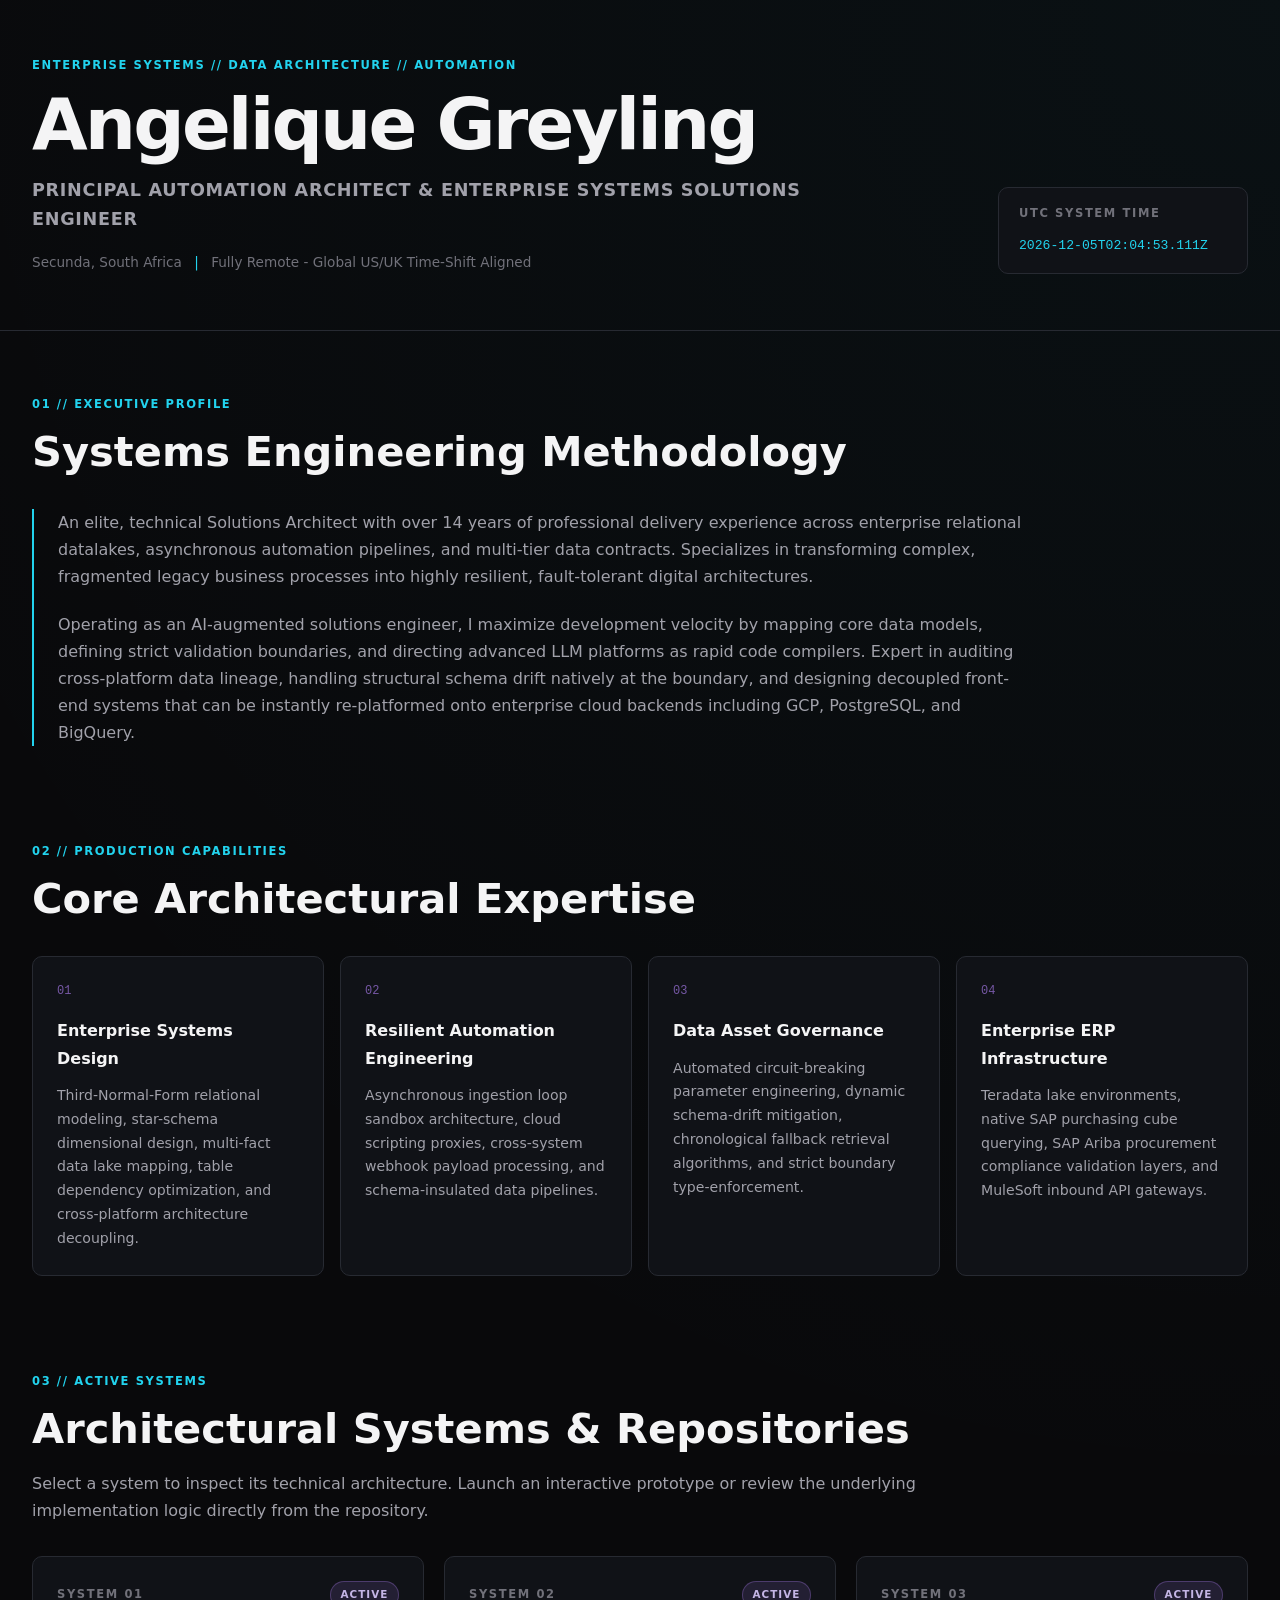
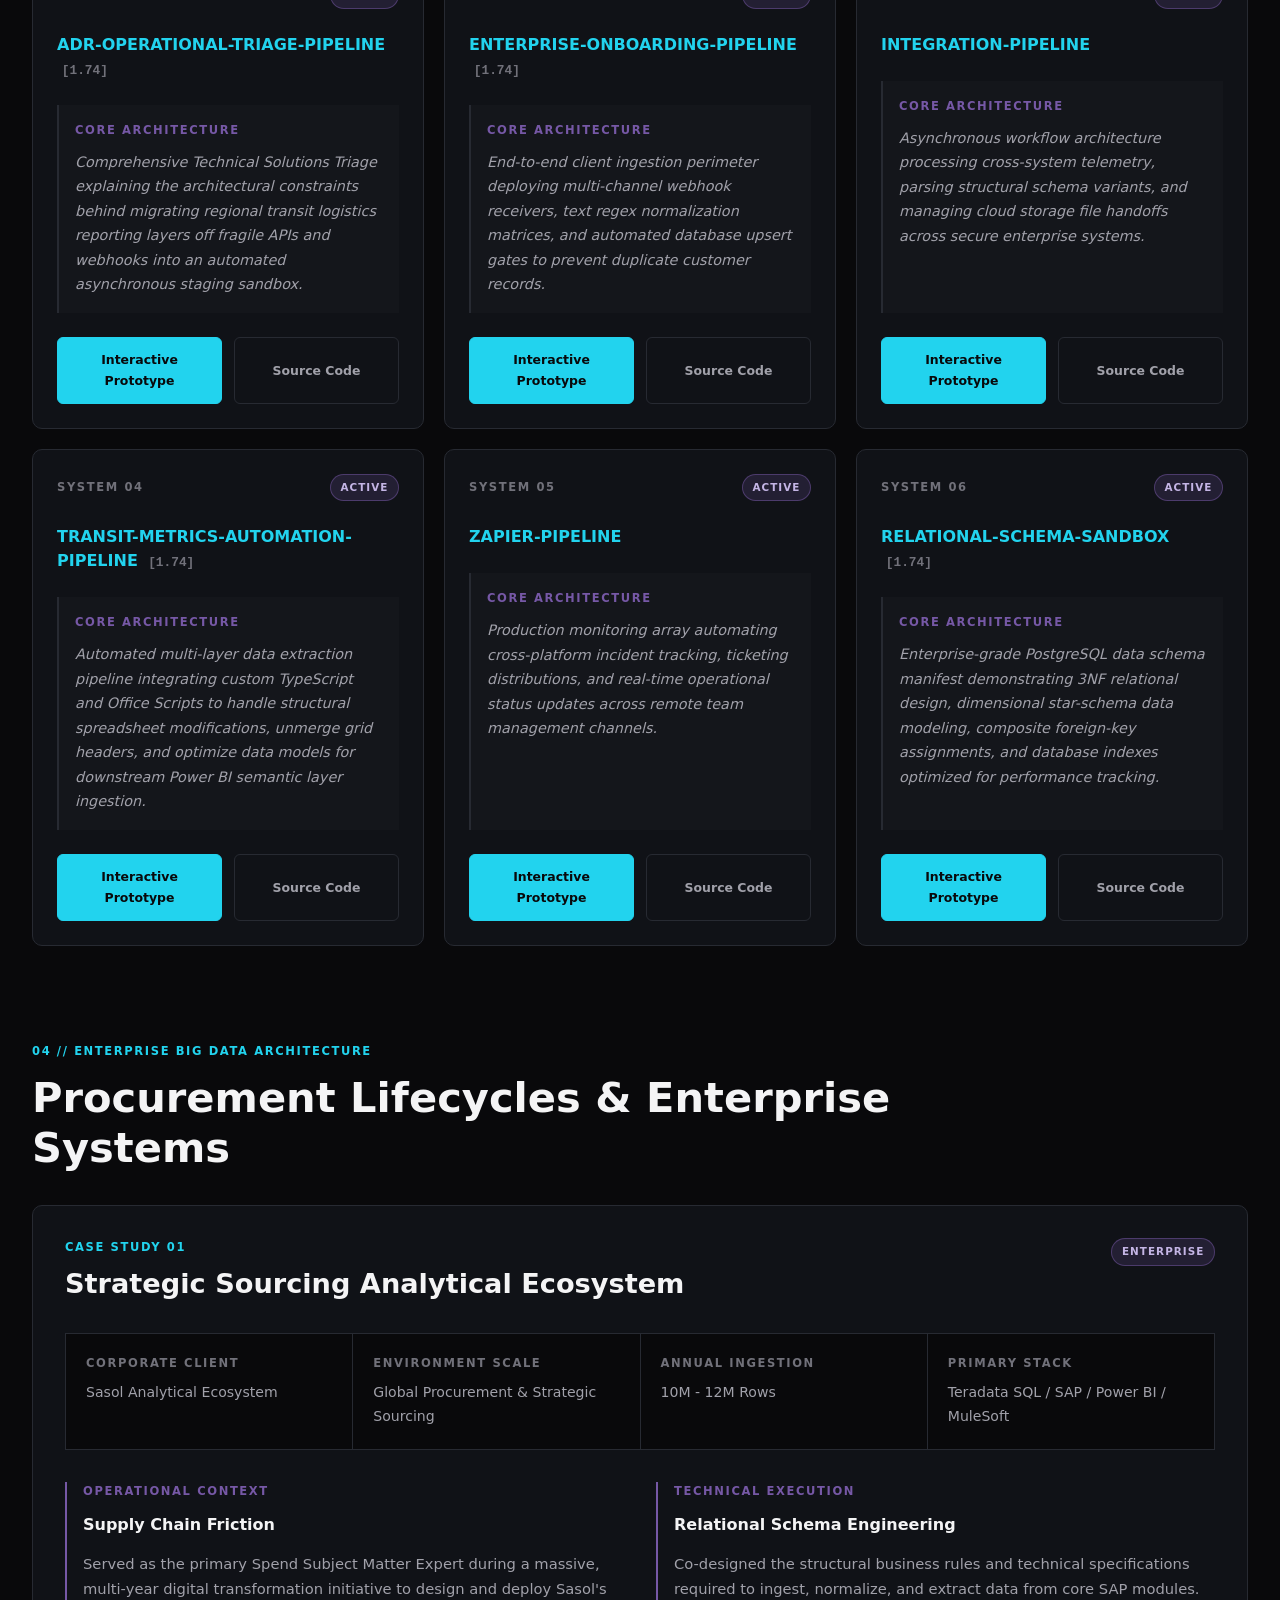
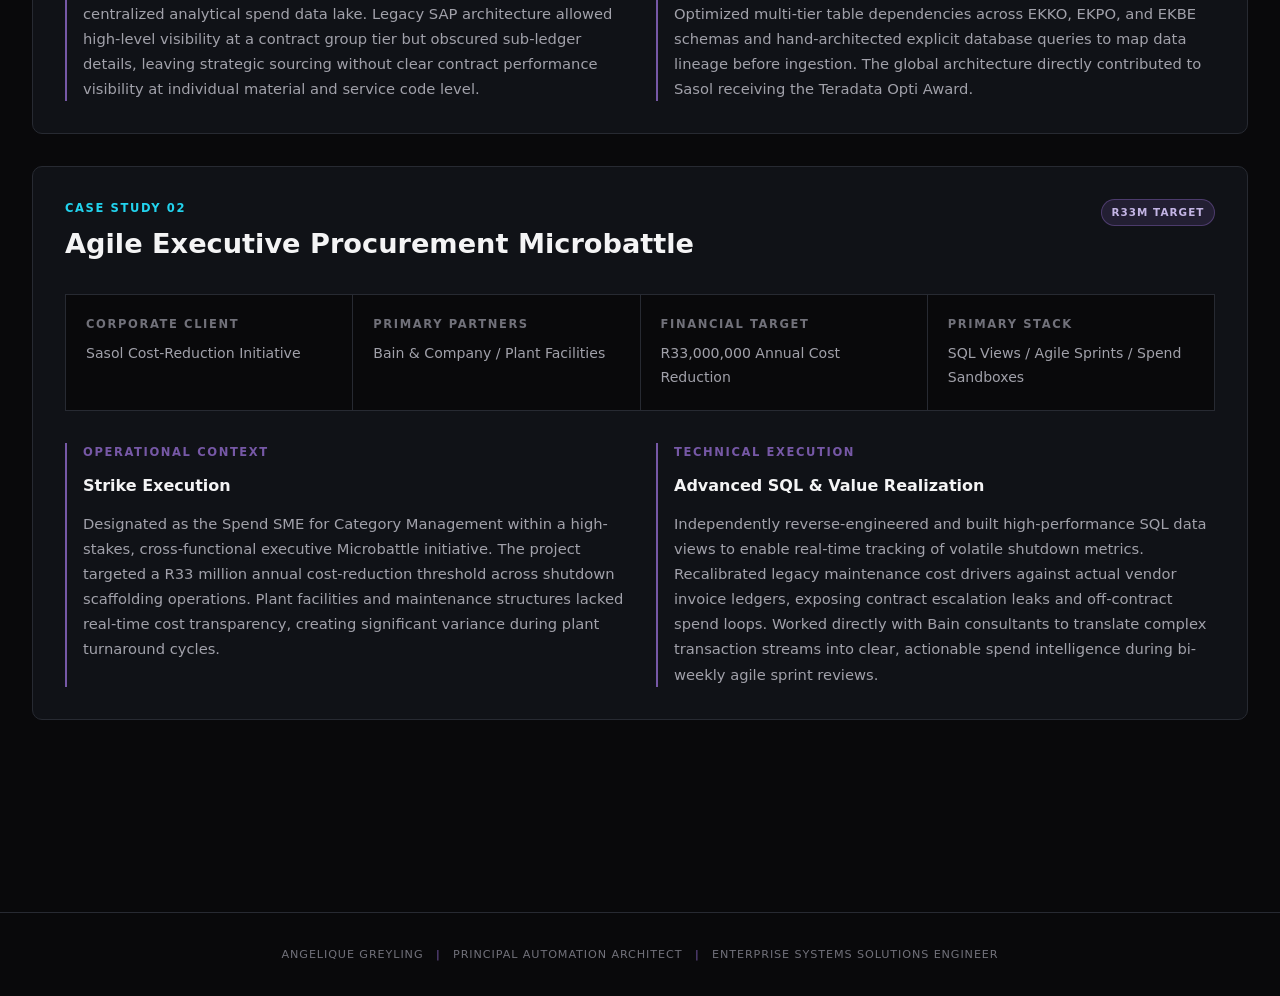
<file: index.html>
<!DOCTYPE html>
<html lang="en">
<head>
    <meta charset="UTF-8">
    <meta name="viewport" content="width=device-width, initial-scale=1.0">

    <title>
        Angelique Greyling | Principal Automation Architect & Enterprise Systems Solutions Engineer
    </title>

    <meta
        name="description"
        content="Enterprise systems architecture, automation engineering, data architecture and technical portfolio of Angelique Greyling."
    >

    <link rel="stylesheet" href="styles.css">
</head>

<body>

    <!-- =========================================================
         HEADER
    ========================================================== -->

    <header class="site-header">
        <div class="header-content">

            <div class="title-block">
                <p class="eyebrow">
                    ENTERPRISE SYSTEMS // DATA ARCHITECTURE // AUTOMATION
                </p>

                <h1>Angelique Greyling</h1>

                <p class="professional-title">
                    Principal Automation Architect &amp; Enterprise Systems Solutions Engineer
                </p>

                <div class="contact-details">
                    <span>Secunda, South Africa</span>
                    <span class="separator">|</span>
                    <span>Fully Remote - Global US/UK Time-Shift Aligned</span>
                </div>
            </div>

            <div class="system-clock" aria-label="Current UTC system time">
                <span class="clock-label">UTC SYSTEM TIME</span>
                <time id="utc-clock">Loading...</time>
            </div>

        </div>
    </header>


    <!-- =========================================================
         MAIN CONTENT
    ========================================================== -->

    <main>

        <!-- =====================================================
             EXECUTIVE PROFILE
        ====================================================== -->

        <section class="content-section executive-profile">

            <div class="section-heading">
                <p class="section-label">01 // EXECUTIVE PROFILE</p>
                <h2>Systems Engineering Methodology</h2>
            </div>

            <div class="profile-content">

                <p>
                    An elite, technical Solutions Architect with over 14 years
                    of professional delivery experience across enterprise
                    relational datalakes, asynchronous automation pipelines,
                    and multi-tier data contracts. Specializes in transforming
                    complex, fragmented legacy business processes into highly
                    resilient, fault-tolerant digital architectures.
                </p>

                <p>
                    Operating as an AI-augmented solutions engineer, I maximize
                    development velocity by mapping core data models, defining
                    strict validation boundaries, and directing advanced LLM
                    platforms as rapid code compilers. Expert in auditing
                    cross-platform data lineage, handling structural schema drift
                    natively at the boundary, and designing decoupled front-end
                    systems that can be instantly re-platformed onto enterprise
                    cloud backends including GCP, PostgreSQL, and BigQuery.
                </p>

            </div>

        </section>


        <!-- =====================================================
             CORE EXPERTISE
        ====================================================== -->

        <section class="content-section">

            <div class="section-heading">
                <p class="section-label">02 // PRODUCTION CAPABILITIES</p>
                <h2>Core Architectural Expertise</h2>
            </div>

            <div class="expertise-grid">

                <article class="expertise-card">
                    <span class="expertise-number">01</span>

                    <h3>Enterprise Systems Design</h3>

                    <p>
                        Third-Normal-Form relational modeling, star-schema
                        dimensional design, multi-fact data lake mapping,
                        table dependency optimization, and cross-platform
                        architecture decoupling.
                    </p>
                </article>


                <article class="expertise-card">
                    <span class="expertise-number">02</span>

                    <h3>Resilient Automation Engineering</h3>

                    <p>
                        Asynchronous ingestion loop sandbox architecture,
                        cloud scripting proxies, cross-system webhook payload
                        processing, and schema-insulated data pipelines.
                    </p>
                </article>


                <article class="expertise-card">
                    <span class="expertise-number">03</span>

                    <h3>Data Asset Governance</h3>

                    <p>
                        Automated circuit-breaking parameter engineering,
                        dynamic schema-drift mitigation, chronological
                        fallback retrieval algorithms, and strict boundary
                        type-enforcement.
                    </p>
                </article>


                <article class="expertise-card">
                    <span class="expertise-number">04</span>

                    <h3>Enterprise ERP Infrastructure</h3>

                    <p>
                        Teradata lake environments, native SAP purchasing
                        cube querying, SAP Ariba procurement compliance
                        validation layers, and MuleSoft inbound API gateways.
                    </p>
                </article>

            </div>

        </section>


        <!-- =====================================================
             ARCHITECTURAL SYSTEMS
        ====================================================== -->

        <section class="content-section systems-section">

            <div class="section-heading">
                <p class="section-label">03 // ACTIVE SYSTEMS</p>

                <h2>Architectural Systems &amp; Repositories</h2>

                <p class="section-description">
                    Select a system to inspect its technical architecture.
                    Launch an interactive prototype or review the underlying
                    implementation logic directly from the repository.
                </p>
            </div>


            <div class="card-grid" id="portfolio-grid">


                <!-- SYSTEM 01 -->

                <article class="card" tabindex="0">

                    <div class="card-topline">
                        <span class="system-number">SYSTEM 01</span>
                        <span class="status-badge">ACTIVE</span>
                    </div>

                    <h3>
                        <a href="ADR_OPERATIONAL_TRIAGE_PIPELINE.html">
                            ADR-OPERATIONAL-TRIAGE-PIPELINE
                        </a>

                        <span class="version">[1.74]</span>
                    </h3>

                    <div class="architecture">
                        <span class="architecture-label">CORE ARCHITECTURE</span>

                        <p>
                            Comprehensive Technical Solutions Triage explaining
                            the architectural constraints behind migrating
                            regional transit logistics reporting layers off
                            fragile APIs and webhooks into an automated
                            asynchronous staging sandbox.
                        </p>
                    </div>

                    <div class="card-actions">

                        <a
                            class="button button-primary"
                            href="https://angeliquegreyling-data-architect.github.io/portfolio/operational-triage-sandbox.html"
                            target="_blank"
                            rel="noopener noreferrer"
                        >
                            Interactive Prototype
                        </a>

                        <a
                            class="button button-secondary"
                            href="https://github.com/angeliquegreyling-data-architect/portfolio/blob/main/operational-triage-sandbox.html"
                            target="_blank"
                            rel="noopener noreferrer"
                        >
                            Source Code
                        </a>

                    </div>

                </article>


                <!-- SYSTEM 02 -->

                <article class="card" tabindex="0">

                    <div class="card-topline">
                        <span class="system-number">SYSTEM 02</span>
                        <span class="status-badge">ACTIVE</span>
                    </div>

                    <h3>
                        <a href="ENTERPRISE_ONBOARDING_PIPELINE.html">
                            ENTERPRISE-ONBOARDING-PIPELINE
                        </a>

                        <span class="version">[1.74]</span>
                    </h3>

                    <div class="architecture">
                        <span class="architecture-label">CORE ARCHITECTURE</span>

                        <p>
                            End-to-end client ingestion perimeter deploying
                            multi-channel webhook receivers, text regex
                            normalization matrices, and automated database
                            upsert gates to prevent duplicate customer records.
                        </p>
                    </div>

                    <div class="card-actions">

                        <a
                            class="button button-primary"
                            href="https://angeliquegreyling-data-architect.github.io/portfolio/onboarding-ingestion-perimeter.html"
                            target="_blank"
                            rel="noopener noreferrer"
                        >
                            Interactive Prototype
                        </a>

                        <a
                            class="button button-secondary"
                            href="https://github.com/angeliquegreyling-data-architect/portfolio/blob/main/onboarding-ingestion-perimeter.html"
                            target="_blank"
                            rel="noopener noreferrer"
                        >
                            Source Code
                        </a>

                    </div>

                </article>


                <!-- SYSTEM 03 -->

                <article class="card" tabindex="0">

                    <div class="card-topline">
                        <span class="system-number">SYSTEM 03</span>
                        <span class="status-badge">ACTIVE</span>
                    </div>

                    <h3>
                        <a href="INTEGRATION_PIPELINE.html">
                            INTEGRATION-PIPELINE
                        </a>
                    </h3>

                    <div class="architecture">
                        <span class="architecture-label">CORE ARCHITECTURE</span>

                        <p>
                            Asynchronous workflow architecture processing
                            cross-system telemetry, parsing structural schema
                            variants, and managing cloud storage file handoffs
                            across secure enterprise systems.
                        </p>
                    </div>

                    <div class="card-actions">

                        <a
                            class="button button-primary"
                            href="https://angeliquegreyling-data-architect.github.io/portfolio/schema-variant-playground.html"
                            target="_blank"
                            rel="noopener noreferrer"
                        >
                            Interactive Prototype
                        </a>

                        <a
                            class="button button-secondary"
                            href="https://github.com/angeliquegreyling-data-architect/portfolio/blob/main/schema-variant-playground.html"
                            target="_blank"
                            rel="noopener noreferrer"
                        >
                            Source Code
                        </a>

                    </div>

                </article>


                <!-- SYSTEM 04 -->

                <article class="card" tabindex="0">

                    <div class="card-topline">
                        <span class="system-number">SYSTEM 04</span>
                        <span class="status-badge">ACTIVE</span>
                    </div>

                    <h3>
                        <a href="TRANSIT_METRICS_AUTOMATION_PIPELINE.html">
                            TRANSIT-METRICS-AUTOMATION-PIPELINE
                        </a>

                        <span class="version">[1.74]</span>
                    </h3>

                    <div class="architecture">
                        <span class="architecture-label">CORE ARCHITECTURE</span>

                        <p>
                            Automated multi-layer data extraction pipeline
                            integrating custom TypeScript and Office Scripts
                            to handle structural spreadsheet modifications,
                            unmerge grid headers, and optimize data models
                            for downstream Power BI semantic layer ingestion.
                        </p>
                    </div>

                    <div class="card-actions">

                        <a
                            class="button button-primary"
                            href="https://angeliquegreyling-data-architect.github.io/portfolio/enterprise-data-ingestion-staging-sandbox-v2.html"
                            target="_blank"
                            rel="noopener noreferrer"
                        >
                            Interactive Prototype
                        </a>

                        <a
                            class="button button-secondary"
                            href="https://github.com/angeliquegreyling-data-architect/portfolio/blob/main/enterprise-data-ingestion-staging-sandbox-v2.html"
                            target="_blank"
                            rel="noopener noreferrer"
                        >
                            Source Code
                        </a>

                    </div>

                </article>


                <!-- SYSTEM 05 -->

                <article class="card" tabindex="0">

                    <div class="card-topline">
                        <span class="system-number">SYSTEM 05</span>
                        <span class="status-badge">ACTIVE</span>
                    </div>

                    <h3>
                        <a href="ZAPIER_PIPELINE.html">
                            ZAPIER-PIPELINE
                        </a>
                    </h3>

                    <div class="architecture">
                        <span class="architecture-label">CORE ARCHITECTURE</span>

                        <p>
                            Production monitoring array automating
                            cross-platform incident tracking, ticketing
                            distributions, and real-time operational status
                            updates across remote team management channels.
                        </p>
                    </div>

                    <div class="card-actions">

                        <a
                            class="button button-primary"
                            href="https://angeliquegreyling-data-architect.github.io/portfolio/incident-dashboard.html"
                            target="_blank"
                            rel="noopener noreferrer"
                        >
                            Interactive Prototype
                        </a>

                        <a
                            class="button button-secondary"
                            href="https://github.com/angeliquegreyling-data-architect/portfolio/blob/main/incident-dashboard.html"
                            target="_blank"
                            rel="noopener noreferrer"
                        >
                            Source Code
                        </a>

                    </div>

                </article>


                <!-- SYSTEM 06 -->

                <article class="card" tabindex="0">

                    <div class="card-topline">
                        <span class="system-number">SYSTEM 06</span>
                        <span class="status-badge">ACTIVE</span>
                    </div>

                    <h3>
                        <a href="RELATIONAL_SCHEMA_SANDBOX.html">
                            RELATIONAL-SCHEMA-SANDBOX
                        </a>

                        <span class="version">[1.74]</span>
                    </h3>

                    <div class="architecture">
                        <span class="architecture-label">CORE ARCHITECTURE</span>

                        <p>
                            Enterprise-grade PostgreSQL data schema manifest
                            demonstrating 3NF relational design, dimensional
                            star-schema data modeling, composite foreign-key
                            assignments, and database indexes optimized for
                            performance tracking.
                        </p>
                    </div>

                    <div class="card-actions">

                        <a
                            class="button button-primary"
                            href="https://angeliquegreyling-data-architect.github.io/portfolio/enterprise-database-erd-analyzer-sandbox.html"
                            target="_blank"
                            rel="noopener noreferrer"
                        >
                            Interactive Prototype
                        </a>

                        <a
                            class="button button-secondary"
                            href="https://github.com/angeliquegreyling-data-architect/portfolio/blob/main/schema.sql"
                            target="_blank"
                            rel="noopener noreferrer"
                        >
                            Source Code
                        </a>

                    </div>

                </article>

            </div>

        </section>


        <!-- =====================================================
             ENTERPRISE CASE STUDIES
        ====================================================== -->

        <section class="content-section case-studies">

            <div class="section-heading">
                <p class="section-label">
                    04 // ENTERPRISE BIG DATA ARCHITECTURE
                </p>

                <h2>Procurement Lifecycles &amp; Enterprise Systems</h2>
            </div>


            <!-- CASE STUDY 01 -->

            <article class="case-study">

                <div class="case-header">

                    <div>
                        <span class="case-number">CASE STUDY 01</span>

                        <h3>
                            Strategic Sourcing Analytical Ecosystem
                        </h3>
                    </div>

                    <span class="status-badge">ENTERPRISE</span>

                </div>


                <div class="metrics-grid">

                    <div class="metric">
                        <span class="metric-label">CORPORATE CLIENT</span>
                        <span class="metric-value">
                            Sasol Analytical Ecosystem
                        </span>
                    </div>

                    <div class="metric">
                        <span class="metric-label">ENVIRONMENT SCALE</span>
                        <span class="metric-value">
                            Global Procurement &amp; Strategic Sourcing
                        </span>
                    </div>

                    <div class="metric">
                        <span class="metric-label">ANNUAL INGESTION</span>
                        <span class="metric-value">
                            10M - 12M Rows
                        </span>
                    </div>

                    <div class="metric">
                        <span class="metric-label">PRIMARY STACK</span>
                        <span class="metric-value">
                            Teradata SQL / SAP / Power BI / MuleSoft
                        </span>
                    </div>

                </div>


                <div class="case-content">

                    <div class="case-block">

                        <span class="architecture-label">
                            OPERATIONAL CONTEXT
                        </span>

                        <h4>
                            Supply Chain Friction
                        </h4>

                        <p>
                            Served as the primary Spend Subject Matter Expert
                            during a massive, multi-year digital transformation
                            initiative to design and deploy Sasol's centralized
                            analytical spend data lake. Legacy SAP architecture
                            allowed high-level visibility at a contract group
                            tier but obscured sub-ledger details, leaving
                            strategic sourcing without clear contract
                            performance visibility at individual material and
                            service code level.
                        </p>

                    </div>


                    <div class="case-block">

                        <span class="architecture-label">
                            TECHNICAL EXECUTION
                        </span>

                        <h4>
                            Relational Schema Engineering
                        </h4>

                        <p>
                            Co-designed the structural business rules and
                            technical specifications required to ingest,
                            normalize, and extract data from core SAP modules.
                            Optimized multi-tier table dependencies across
                            EKKO, EKPO, and EKBE schemas and hand-architected
                            explicit database queries to map data lineage before
                            ingestion. The global architecture directly
                            contributed to Sasol receiving the Teradata Opti
                            Award.
                        </p>

                    </div>

                </div>

            </article>


            <!-- CASE STUDY 02 -->

            <article class="case-study">

                <div class="case-header">

                    <div>
                        <span class="case-number">CASE STUDY 02</span>

                        <h3>
                            Agile Executive Procurement Microbattle
                        </h3>
                    </div>

                    <span class="status-badge">R33M TARGET</span>

                </div>


                <div class="metrics-grid">

                    <div class="metric">
                        <span class="metric-label">CORPORATE CLIENT</span>
                        <span class="metric-value">
                            Sasol Cost-Reduction Initiative
                        </span>
                    </div>

                    <div class="metric">
                        <span class="metric-label">PRIMARY PARTNERS</span>
                        <span class="metric-value">
                            Bain &amp; Company / Plant Facilities
                        </span>
                    </div>

                    <div class="metric">
                        <span class="metric-label">FINANCIAL TARGET</span>
                        <span class="metric-value">
                            R33,000,000 Annual Cost Reduction
                        </span>
                    </div>

                    <div class="metric">
                        <span class="metric-label">PRIMARY STACK</span>
                        <span class="metric-value">
                            SQL Views / Agile Sprints / Spend Sandboxes
                        </span>
                    </div>

                </div>


                <div class="case-content">

                    <div class="case-block">

                        <span class="architecture-label">
                            OPERATIONAL CONTEXT
                        </span>

                        <h4>
                            Strike Execution
                        </h4>

                        <p>
                            Designated as the Spend SME for Category Management
                            within a high-stakes, cross-functional executive
                            Microbattle initiative. The project targeted a
                            R33 million annual cost-reduction threshold across
                            shutdown scaffolding operations. Plant facilities
                            and maintenance structures lacked real-time cost
                            transparency, creating significant variance during
                            plant turnaround cycles.
                        </p>

                    </div>


                    <div class="case-block">

                        <span class="architecture-label">
                            TECHNICAL EXECUTION
                        </span>

                        <h4>
                            Advanced SQL &amp; Value Realization
                        </h4>

                        <p>
                            Independently reverse-engineered and built
                            high-performance SQL data views to enable
                            real-time tracking of volatile shutdown metrics.
                            Recalibrated legacy maintenance cost drivers
                            against actual vendor invoice ledgers, exposing
                            contract escalation leaks and off-contract spend
                            loops. Worked directly with Bain consultants to
                            translate complex transaction streams into clear,
                            actionable spend intelligence during bi-weekly
                            agile sprint reviews.
                        </p>

                    </div>

                </div>

            </article>

        </section>

    </main>


    <!-- =========================================================
         FOOTER
    ========================================================== -->

    <footer class="site-footer">

        <p>
            ANGELIQUE GREYLING
            <span>|</span>
            PRINCIPAL AUTOMATION ARCHITECT
            <span>|</span>
            ENTERPRISE SYSTEMS SOLUTIONS ENGINEER
        </p>

    </footer>


    <script src="script.js"></script>

</body>
</html>
</file>
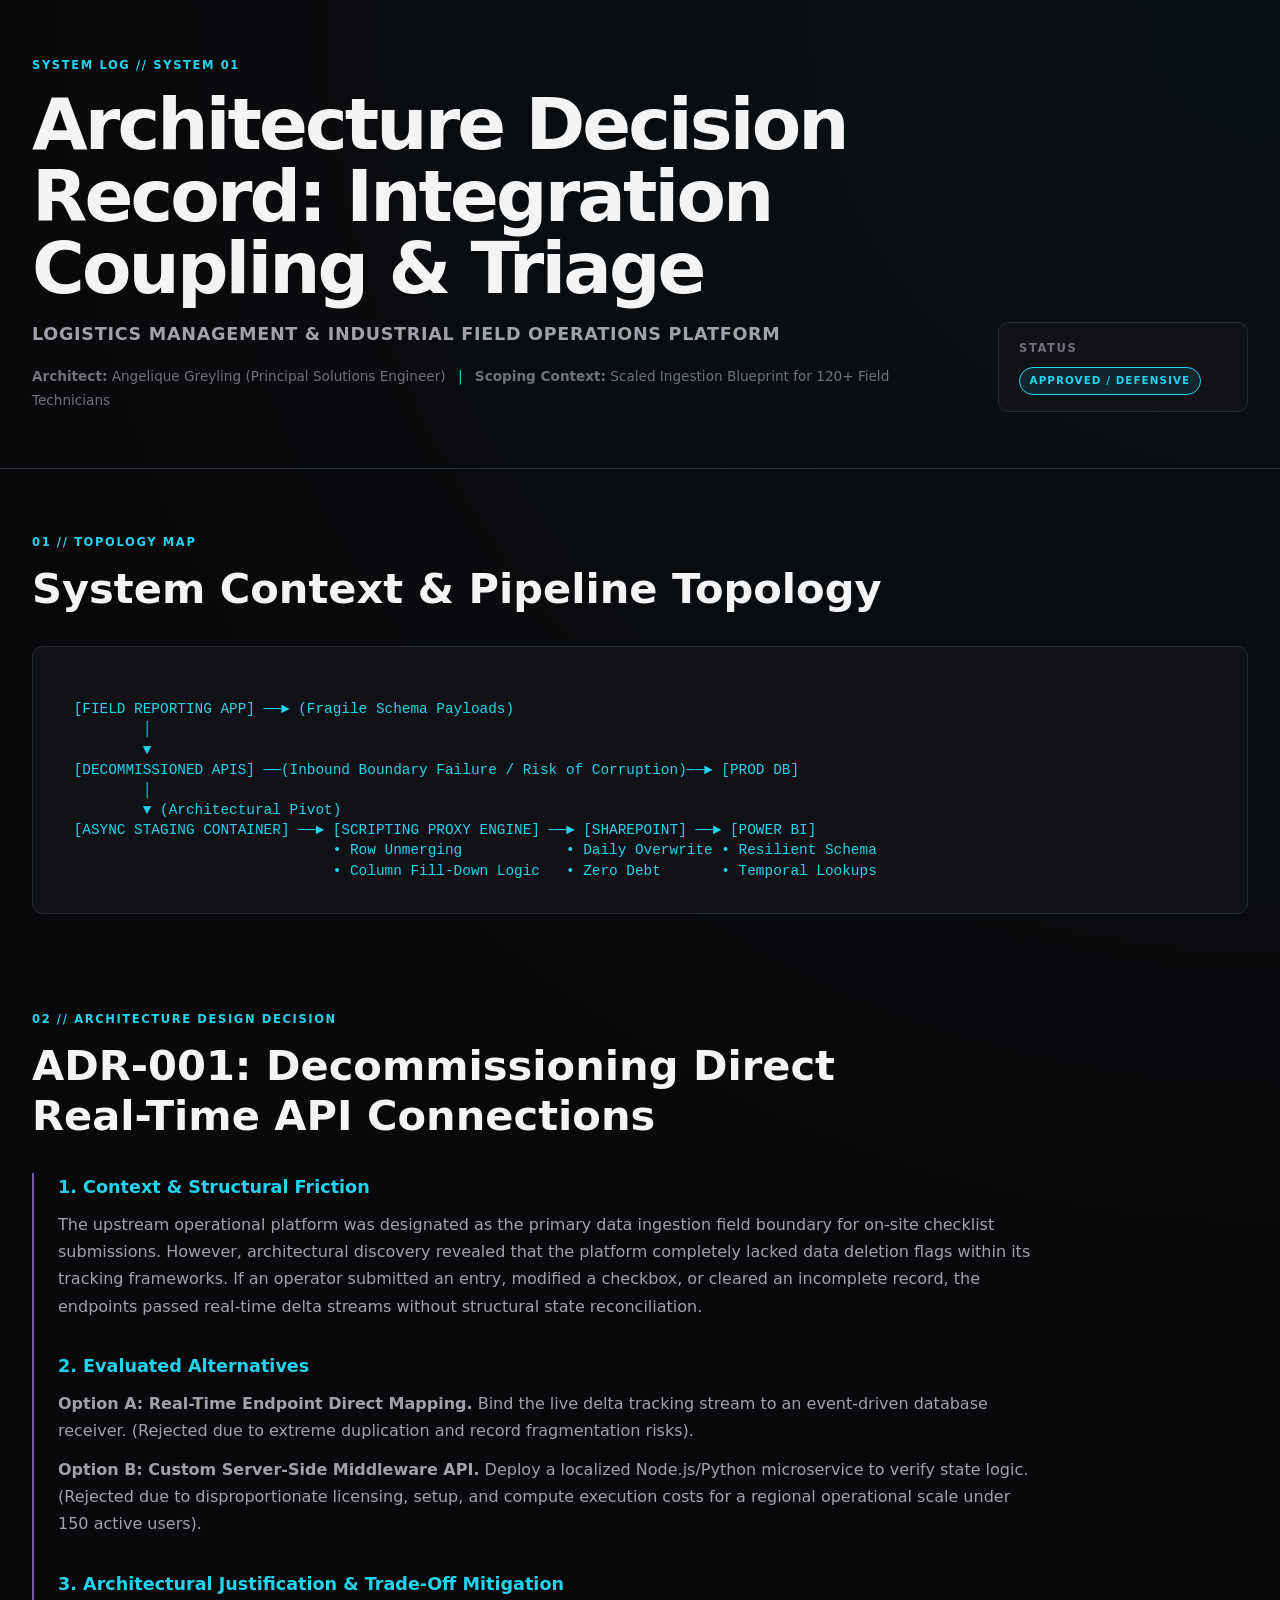
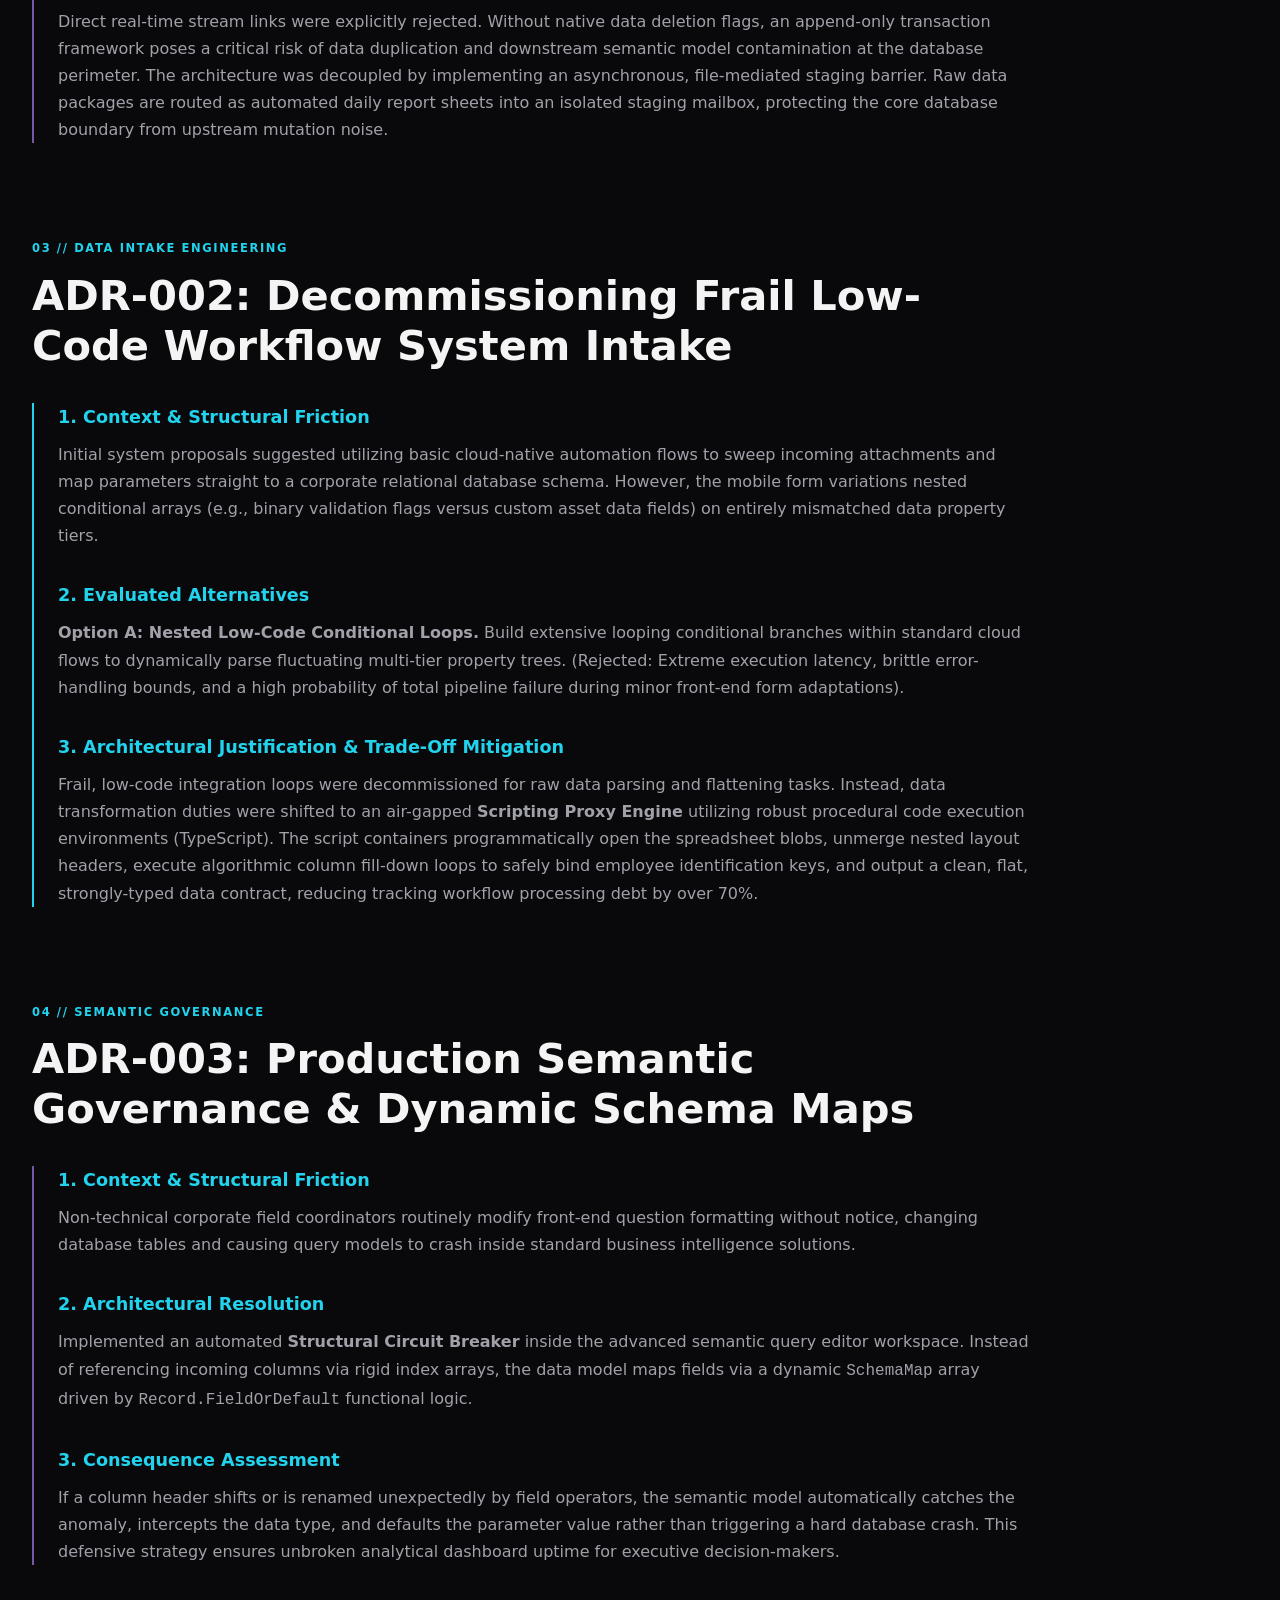
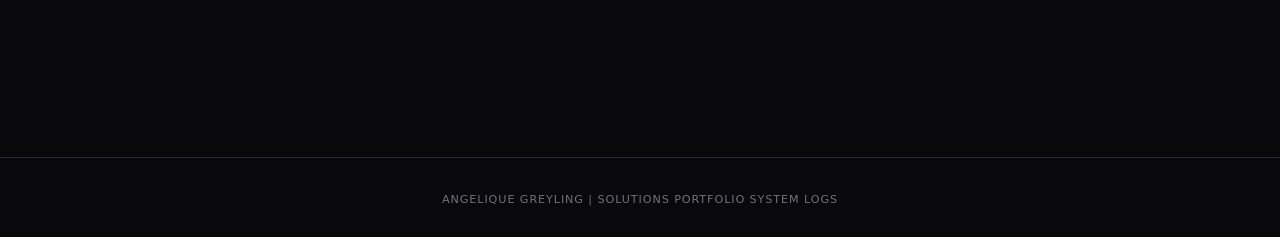
<file: ADR_OPERATIONAL_TRIAGE_PIPELINE.html>
<!DOCTYPE html>
<html lang="en">
<head>
    <meta charset="UTF-8">
    <meta name="viewport" content="width=device-width, initial-scale=1.0">
    <title>ADR: Integration Coupling &amp; Triage | Angelique Greyling</title>
    <link rel="stylesheet" href="styles.css">
</head>
<body>
    <!-- =========================================================
         HEADER
    ========================================================== -->
    <header class="site-header">
        <div class="header-content">
            <div class="title-block">
                <p class="eyebrow">SYSTEM LOG // SYSTEM 01</p>
                <h1>Architecture Decision Record: Integration Coupling &amp; Triage</h1>
                <p class="professional-title">Logistics Management &amp; Industrial Field Operations Platform</p>
                <div class="contact-details">
                    <span><strong>Architect:</strong> Angelique Greyling (Principal Solutions Engineer)</span>
                    <span class="separator">|</span>
                    <span><strong>Scoping Context:</strong> Scaled Ingestion Blueprint for 120+ Field Technicians</span>
                </div>
            </div>
            <div class="system-clock">
                <span class="clock-label">STATUS</span>
                <span class="status-badge" style="background: rgba(34, 211, 238, 0.1); border-color: var(--cyan); color: var(--cyan);">APPROVED / DEFENSIVE</span>
            </div>
        </div>
    </header>

    <!-- =========================================================
         MAIN CONTENT
    ========================================================== -->
    <main>
        <!-- SYSTEM CONTEXT & PIPELINE TOPOLOGY -->
        <section class="content-section">
            <div class="section-heading">
                <p class="section-label">01 // TOPOLOGY MAP</p>
                <h2>System Context &amp; Pipeline Topology</h2>
            </div>
            <div style="background: var(--card-background); border: 1px solid var(--border); padding: 2rem; border-radius: var(--card-radius); font-family: monospace; white-space: pre; overflow-x: auto; color: var(--cyan); line-height: 1.4; font-size: 0.9rem;">
 [FIELD REPORTING APP] ──► (Fragile Schema Payloads)
         │
         ▼
 [DECOMMISSIONED APIS] ──(Inbound Boundary Failure / Risk of Corruption)──► [PROD DB]
         │
         ▼ (Architectural Pivot)
 [ASYNC STAGING CONTAINER] ──► [SCRIPTING PROXY ENGINE] ──► [SHAREPOINT] ──► [POWER BI]
                               • Row Unmerging            • Daily Overwrite • Resilient Schema
                               • Column Fill-Down Logic   • Zero Debt       • Temporal Lookups</div>
        </section>

        <!-- ADR-001 -->
        <section class="content-section">
            <div class="section-heading">
                <p class="section-label">02 // ARCHITECTURE DESIGN DECISION</p>
                <h2>ADR-001: Decommissioning Direct Real-Time API Connections</h2>
            </div>
            <div class="profile-content" style="border-left-color: var(--violet);">
                <div style="margin-bottom: 2rem;">
                    <h4 style="color: var(--cyan); font-size: 1.1rem; margin-bottom: 0.5rem;">1. Context &amp; Structural Friction</h4>
                    <p>The upstream operational platform was designated as the primary data ingestion field boundary for on-site checklist submissions. However, architectural discovery revealed that the platform completely lacked data deletion flags within its tracking frameworks. If an operator submitted an entry, modified a checkbox, or cleared an incomplete record, the endpoints passed real-time delta streams without structural state reconciliation.</p>
                </div>
                
                <div style="margin-bottom: 2rem;">
                    <h4 style="color: var(--cyan); font-size: 1.1rem; margin-bottom: 0.5rem;">2. Evaluated Alternatives</h4>
                    <p style="margin-bottom: 0.75rem;"><strong>Option A: Real-Time Endpoint Direct Mapping.</strong> Bind the live delta tracking stream to an event-driven database receiver. (Rejected due to extreme duplication and record fragmentation risks).</p>
                    <p><strong>Option B: Custom Server-Side Middleware API.</strong> Deploy a localized Node.js/Python microservice to verify state logic. (Rejected due to disproportionate licensing, setup, and compute execution costs for a regional operational scale under 150 active users).</p>
                </div>

                <div>
                    <h4 style="color: var(--cyan); font-size: 1.1rem; margin-bottom: 0.5rem;">3. Architectural Justification &amp; Trade-Off Mitigation</h4>
                    <p>Direct real-time stream links were explicitly rejected. Without native data deletion flags, an append-only transaction framework poses a critical risk of data duplication and downstream semantic model contamination at the database perimeter. The architecture was decoupled by implementing an asynchronous, file-mediated staging barrier. Raw data packages are routed as automated daily report sheets into an isolated staging mailbox, protecting the core database boundary from upstream mutation noise.</p>
                </div>
            </div>
        </section>

        <!-- ADR-002 -->
        <section class="content-section">
            <div class="section-heading">
                <p class="section-label">03 // DATA INTAKE ENGINEERING</p>
                <h2>ADR-002: Decommissioning Frail Low-Code Workflow System Intake</h2>
            </div>
            <div class="profile-content">
                <div style="margin-bottom: 2rem;">
                    <h4 style="color: var(--cyan); font-size: 1.1rem; margin-bottom: 0.5rem;">1. Context &amp; Structural Friction</h4>
                    <p>Initial system proposals suggested utilizing basic cloud-native automation flows to sweep incoming attachments and map parameters straight to a corporate relational database schema. However, the mobile form variations nested conditional arrays (e.g., binary validation flags versus custom asset data fields) on entirely mismatched data property tiers.</p>
                </div>

                <div style="margin-bottom: 2rem;">
                    <h4 style="color: var(--cyan); font-size: 1.1rem; margin-bottom: 0.5rem;">2. Evaluated Alternatives</h4>
                    <p><strong>Option A: Nested Low-Code Conditional Loops.</strong> Build extensive looping conditional branches within standard cloud flows to dynamically parse fluctuating multi-tier property trees. (Rejected: Extreme execution latency, brittle error-handling bounds, and a high probability of total pipeline failure during minor front-end form adaptations).</p>
                </div>
                
                <div>
                    <h4 style="color: var(--cyan); font-size: 1.1rem; margin-bottom: 0.5rem;">3. Architectural Justification &amp; Trade-Off Mitigation</h4>
                    <p>Frail, low-code integration loops were decommissioned for raw data parsing and flattening tasks. Instead, data transformation duties were shifted to an air-gapped <strong>Scripting Proxy Engine</strong> utilizing robust procedural code execution environments (TypeScript). The script containers programmatically open the spreadsheet blobs, unmerge nested layout headers, execute algorithmic column fill-down loops to safely bind employee identification keys, and output a clean, flat, strongly-typed data contract, reducing tracking workflow processing debt by over 70%.</p>
                </div>
            </div>
        </section>

        <!-- ADR-003 -->
        <section class="content-section">
            <div class="section-heading">
                <p class="section-label">04 // SEMANTIC GOVERNANCE</p>
                <h2>ADR-003: Production Semantic Governance &amp; Dynamic Schema Maps</h2>
            </div>
            <div class="profile-content" style="border-left-color: var(--violet);">
                <div style="margin-bottom: 2rem;">
                    <h4 style="color: var(--cyan); font-size: 1.1rem; margin-bottom: 0.5rem;">1. Context &amp; Structural Friction</h4>
                    <p>Non-technical corporate field coordinators routinely modify front-end question formatting without notice, changing database tables and causing query models to crash inside standard business intelligence solutions.</p>
                </div>

                <div style="margin-bottom: 2rem;">
                    <h4 style="color: var(--cyan); font-size: 1.1rem; margin-bottom: 0.5rem;">2. Architectural Resolution</h4>
                    <p>Implemented an automated <strong>Structural Circuit Breaker</strong> inside the advanced semantic query editor workspace. Instead of referencing incoming columns via rigid index arrays, the data model maps fields via a dynamic <code>SchemaMap</code> array driven by <code>Record.FieldOrDefault</code> functional logic.</p>
                </div>

                <div>
                    <h4 style="color: var(--cyan); font-size: 1.1rem; margin-bottom: 0.5rem;">3. Consequence Assessment</h4>
                    <p>If a column header shifts or is renamed unexpectedly by field operators, the semantic model automatically catches the anomaly, intercepts the data type, and defaults the parameter value rather than triggering a hard database crash. This defensive strategy ensures unbroken analytical dashboard uptime for executive decision-makers.</p>
                </div>
            </div>
        </section>
    </main>

    <!-- =========================================================
         FOOTER
    ========================================================== -->
    <footer class="site-footer">
        <p>ANGELIQUE GREYLING | SOLUTIONS PORTFOLIO SYSTEM LOGS</p>
    </footer>
</body>
</html>
</file>
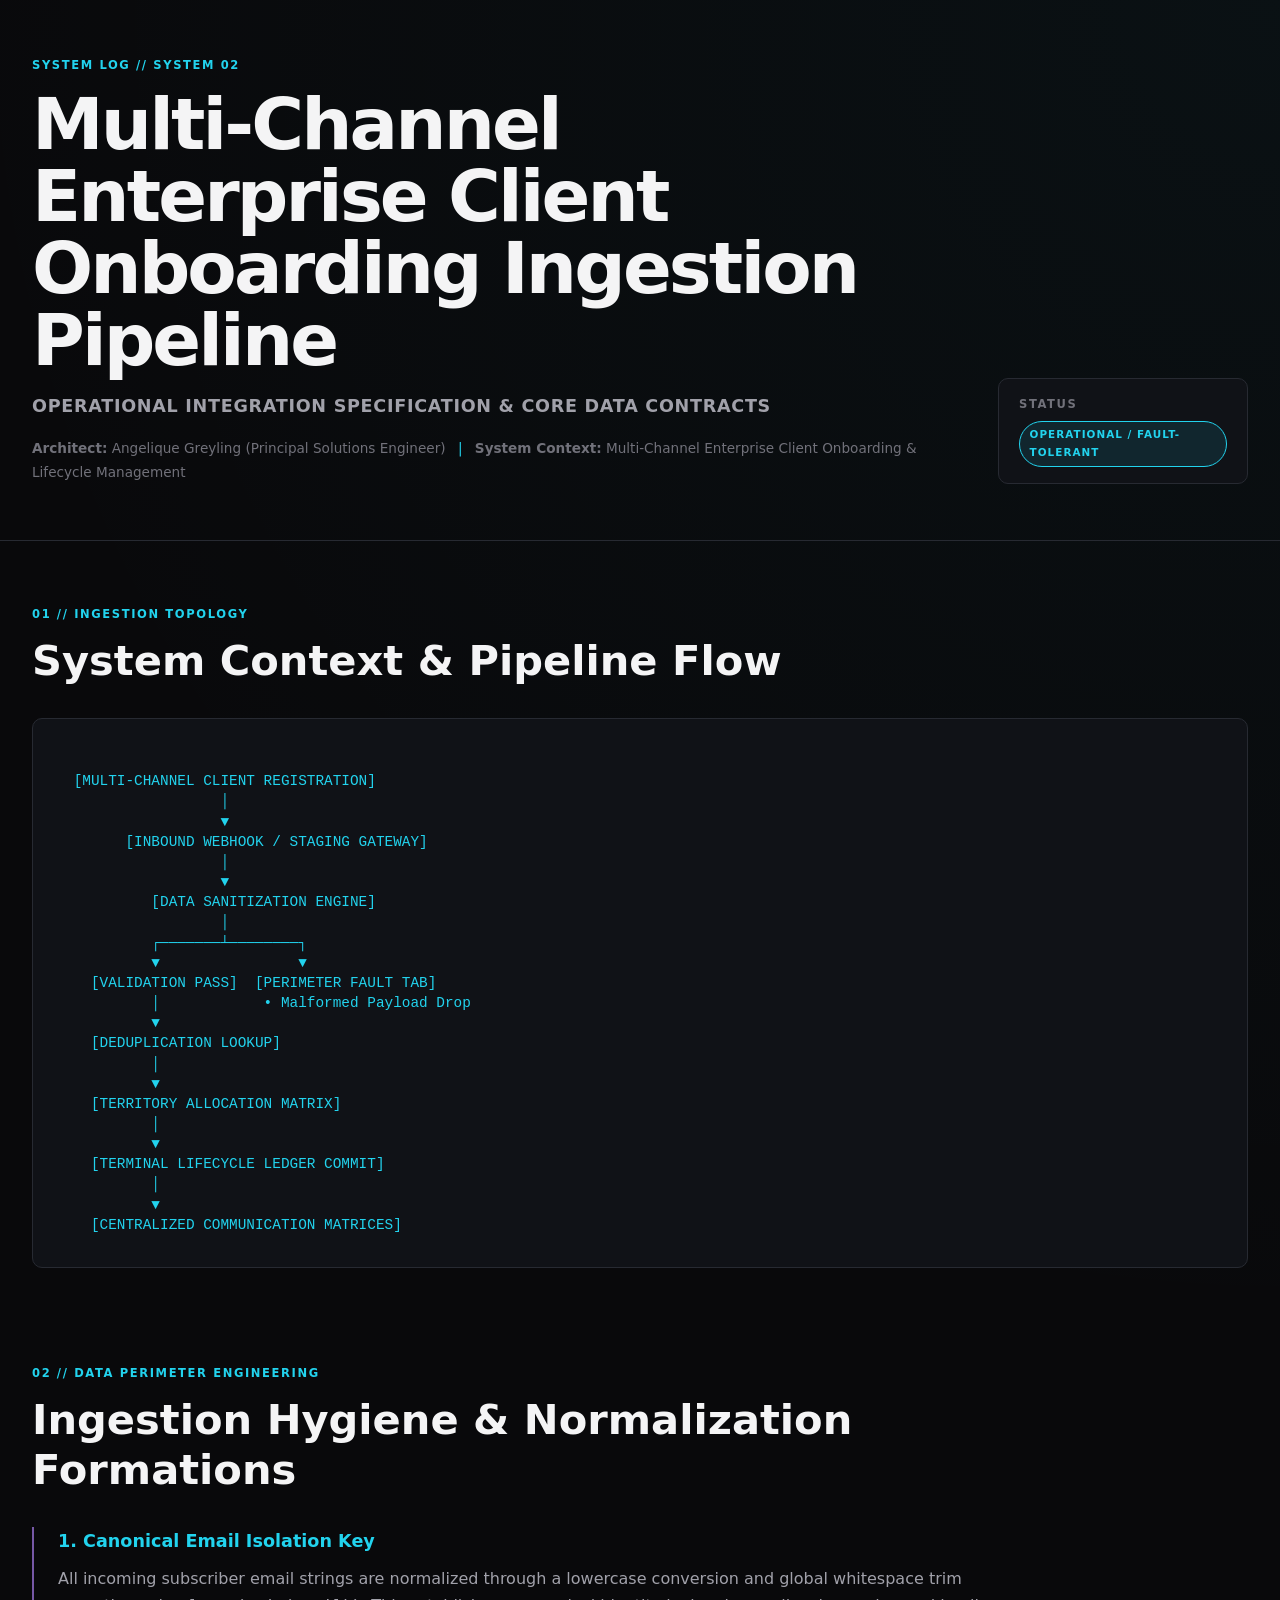
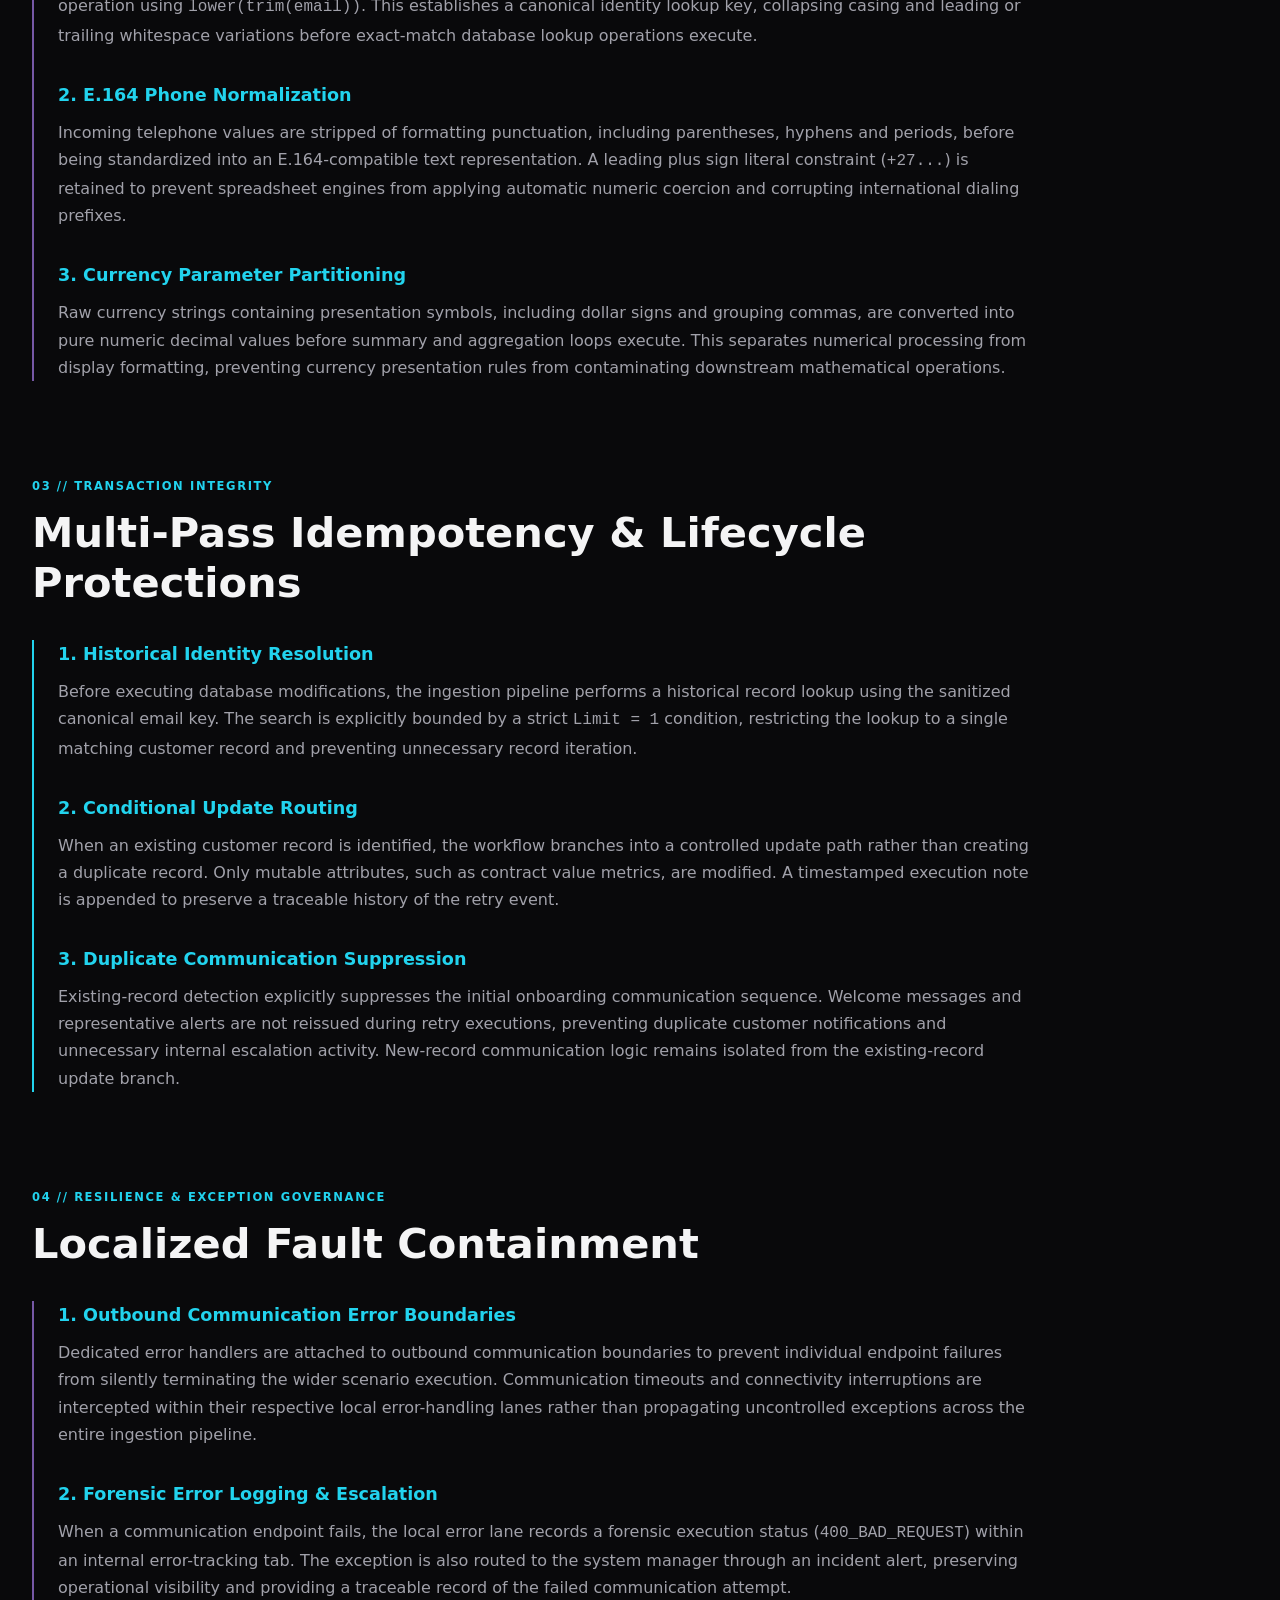
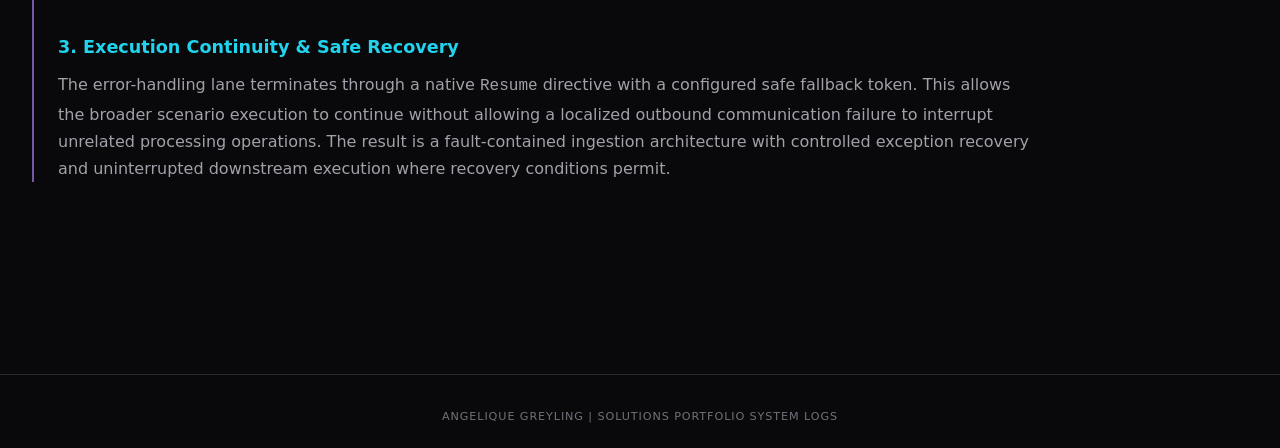
<file: ENTERPRISE_ONBOARDING_PIPELINE.html>
<!DOCTYPE html>
<html lang="en">
<head>
    <meta charset="UTF-8">
    <meta name="viewport" content="width=device-width, initial-scale=1.0">
    <meta name="description" content="Multi-Channel Enterprise Client Onboarding Ingestion Pipeline - Operational Integration Specification and Core Data Contracts.">
    <title>Multi-Channel Enterprise Client Onboarding | Angelique Greyling</title>
    <link rel="stylesheet" href="styles.css">
</head>
<body>
    <!-- =========================================================
         HEADER
    ========================================================== -->
    <header class="site-header">
        <div class="header-content">
            <div class="title-block">
                <p class="eyebrow">SYSTEM LOG // SYSTEM 02</p>
                <h1>Multi-Channel Enterprise Client Onboarding Ingestion Pipeline</h1>
                <p class="professional-title">Operational Integration Specification &amp; Core Data Contracts</p>
                <div class="contact-details">
                    <span><strong>Architect:</strong> Angelique Greyling (Principal Solutions Engineer)</span>
                    <span class="separator">|</span>
                    <span><strong>System Context:</strong> Multi-Channel Enterprise Client Onboarding &amp; Lifecycle Management</span>
                </div>
            </div>
            <div class="system-clock">
                <span class="clock-label">STATUS</span>
                <span class="status-badge" style="background: rgba(34, 211, 238, 0.1); border-color: var(--cyan); color: var(--cyan);">OPERATIONAL / FAULT-TOLERANT</span>
            </div>
        </div>
    </header>

    <!-- =========================================================
         MAIN CONTENT
    ========================================================== -->
    <main>
        <!-- SYSTEM CONTEXT & PIPELINE TOPOLOGY -->
        <section class="content-section">
            <div class="section-heading">
                <p class="section-label">01 // INGESTION TOPOLOGY</p>
                <h2>System Context &amp; Pipeline Flow</h2>
            </div>
            <div style="background: var(--card-background); border: 1px solid var(--border); padding: 2rem; border-radius: var(--card-radius); font-family: monospace; white-space: pre; overflow-x: auto; color: var(--cyan); line-height: 1.4; font-size: 0.9rem;">
 [MULTI-CHANNEL CLIENT REGISTRATION]
                  │
                  ▼
       [INBOUND WEBHOOK / STAGING GATEWAY]
                  │
                  ▼
          [DATA SANITIZATION ENGINE]
                  │
          ┌───────┴────────┐
          ▼                ▼
   [VALIDATION PASS]  [PERIMETER FAULT TAB]
          │            • Malformed Payload Drop
          ▼
   [DEDUPLICATION LOOKUP]
          │
          ▼
   [TERRITORY ALLOCATION MATRIX]
          │
          ▼
   [TERMINAL LIFECYCLE LEDGER COMMIT]
          │
          ▼
   [CENTRALIZED COMMUNICATION MATRICES]</div>
        </section>

        <!-- INGESTION HYGIENE & NORMALIZATION -->
        <section class="content-section">
            <div class="section-heading">
                <p class="section-label">02 // DATA PERIMETER ENGINEERING</p>
                <h2>Ingestion Hygiene &amp; Normalization Formations</h2>
            </div>
            <div class="profile-content" style="border-left-color: var(--violet);">
                <div style="margin-bottom: 2rem;">
                    <h4 style="color: var(--cyan); font-size: 1.1rem; margin-bottom: 0.5rem;">1. Canonical Email Isolation Key</h4>
                    <p>All incoming subscriber email strings are normalized through a lowercase conversion and global whitespace trim operation using <code>lower(trim(email))</code>. This establishes a canonical identity lookup key, collapsing casing and leading or trailing whitespace variations before exact-match database lookup operations execute.</p>
                </div>

                <div style="margin-bottom: 2rem;">
                    <h4 style="color: var(--cyan); font-size: 1.1rem; margin-bottom: 0.5rem;">2. E.164 Phone Normalization</h4>
                    <p>Incoming telephone values are stripped of formatting punctuation, including parentheses, hyphens and periods, before being standardized into an E.164-compatible text representation. A leading plus sign literal constraint (<code>+27...</code>) is retained to prevent spreadsheet engines from applying automatic numeric coercion and corrupting international dialing prefixes.</p>
                </div>

                <div>
                    <h4 style="color: var(--cyan); font-size: 1.1rem; margin-bottom: 0.5rem;">3. Currency Parameter Partitioning</h4>
                    <p>Raw currency strings containing presentation symbols, including dollar signs and grouping commas, are converted into pure numeric decimal values before summary and aggregation loops execute. This separates numerical processing from display formatting, preventing currency presentation rules from contaminating downstream mathematical operations.</p>
                </div>
            </div>
        </section>

        <!-- IDEMPOTENCY & LIFECYCLE PROTECTIONS -->
        <section class="content-section">
            <div class="section-heading">
                <p class="section-label">03 // TRANSACTION INTEGRITY</p>
                <h2>Multi-Pass Idempotency &amp; Lifecycle Protections</h2>
            </div>
            <div class="profile-content">
                <div style="margin-bottom: 2rem;">
                    <h4 style="color: var(--cyan); font-size: 1.1rem; margin-bottom: 0.5rem;">1. Historical Identity Resolution</h4>
                    <p>Before executing database modifications, the ingestion pipeline performs a historical record lookup using the sanitized canonical email key. The search is explicitly bounded by a strict <code>Limit = 1</code> condition, restricting the lookup to a single matching customer record and preventing unnecessary record iteration.</p>
                </div>

                <div style="margin-bottom: 2rem;">
                    <h4 style="color: var(--cyan); font-size: 1.1rem; margin-bottom: 0.5rem;">2. Conditional Update Routing</h4>
                    <p>When an existing customer record is identified, the workflow branches into a controlled update path rather than creating a duplicate record. Only mutable attributes, such as contract value metrics, are modified. A timestamped execution note is appended to preserve a traceable history of the retry event.</p>
                </div>

                <div>
                    <h4 style="color: var(--cyan); font-size: 1.1rem; margin-bottom: 0.5rem;">3. Duplicate Communication Suppression</h4>
                    <p>Existing-record detection explicitly suppresses the initial onboarding communication sequence. Welcome messages and representative alerts are not reissued during retry executions, preventing duplicate customer notifications and unnecessary internal escalation activity. New-record communication logic remains isolated from the existing-record update branch.</p>
                </div>
            </div>
        </section>

        <!-- LOCALIZED FAULT CONTAINMENT -->
        <section class="content-section">
            <div class="section-heading">
                <p class="section-label">04 // RESILIENCE &amp; EXCEPTION GOVERNANCE</p>
                <h2>Localized Fault Containment</h2>
            </div>
            <div class="profile-content" style="border-left-color: var(--violet);">
                <div style="margin-bottom: 2rem;">
                    <h4 style="color: var(--cyan); font-size: 1.1rem; margin-bottom: 0.5rem;">1. Outbound Communication Error Boundaries</h4>
                    <p>Dedicated error handlers are attached to outbound communication boundaries to prevent individual endpoint failures from silently terminating the wider scenario execution. Communication timeouts and connectivity interruptions are intercepted within their respective local error-handling lanes rather than propagating uncontrolled exceptions across the entire ingestion pipeline.</p>
                </div>

                <div style="margin-bottom: 2rem;">
                    <h4 style="color: var(--cyan); font-size: 1.1rem; margin-bottom: 0.5rem;">2. Forensic Error Logging &amp; Escalation</h4>
                    <p>When a communication endpoint fails, the local error lane records a forensic execution status (<code>400_BAD_REQUEST</code>) within an internal error-tracking tab. The exception is also routed to the system manager through an incident alert, preserving operational visibility and providing a traceable record of the failed communication attempt.</p>
                </div>

                <div>
                    <h4 style="color: var(--cyan); font-size: 1.1rem; margin-bottom: 0.5rem;">3. Execution Continuity &amp; Safe Recovery</h4>
                    <p>The error-handling lane terminates through a native <code>Resume</code> directive with a configured safe fallback token. This allows the broader scenario execution to continue without allowing a localized outbound communication failure to interrupt unrelated processing operations. The result is a fault-contained ingestion architecture with controlled exception recovery and uninterrupted downstream execution where recovery conditions permit.</p>
                </div>
            </div>
        </section>
    </main>

    <!-- =========================================================
         FOOTER
    ========================================================== -->
    <footer class="site-footer">
        <p>ANGELIQUE GREYLING | SOLUTIONS PORTFOLIO SYSTEM LOGS</p>
    </footer>
</body>
</html>
</file>
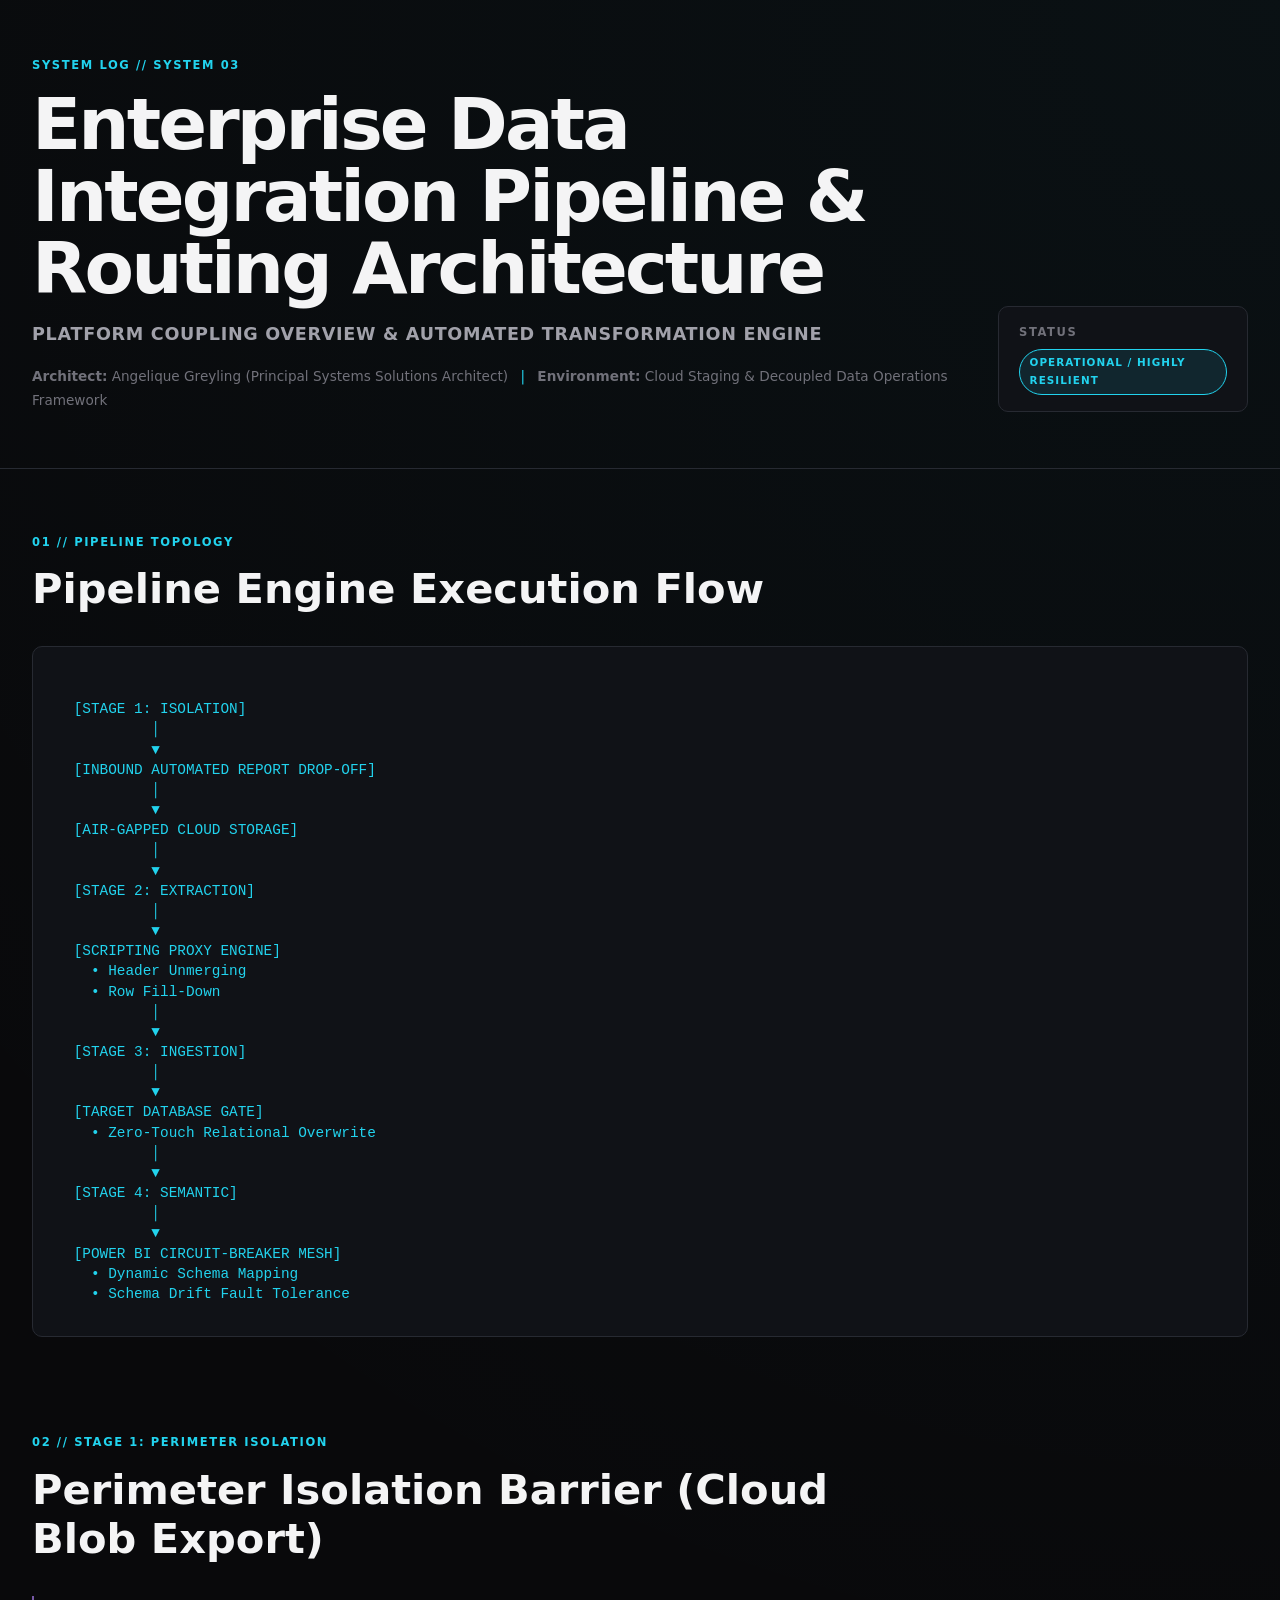
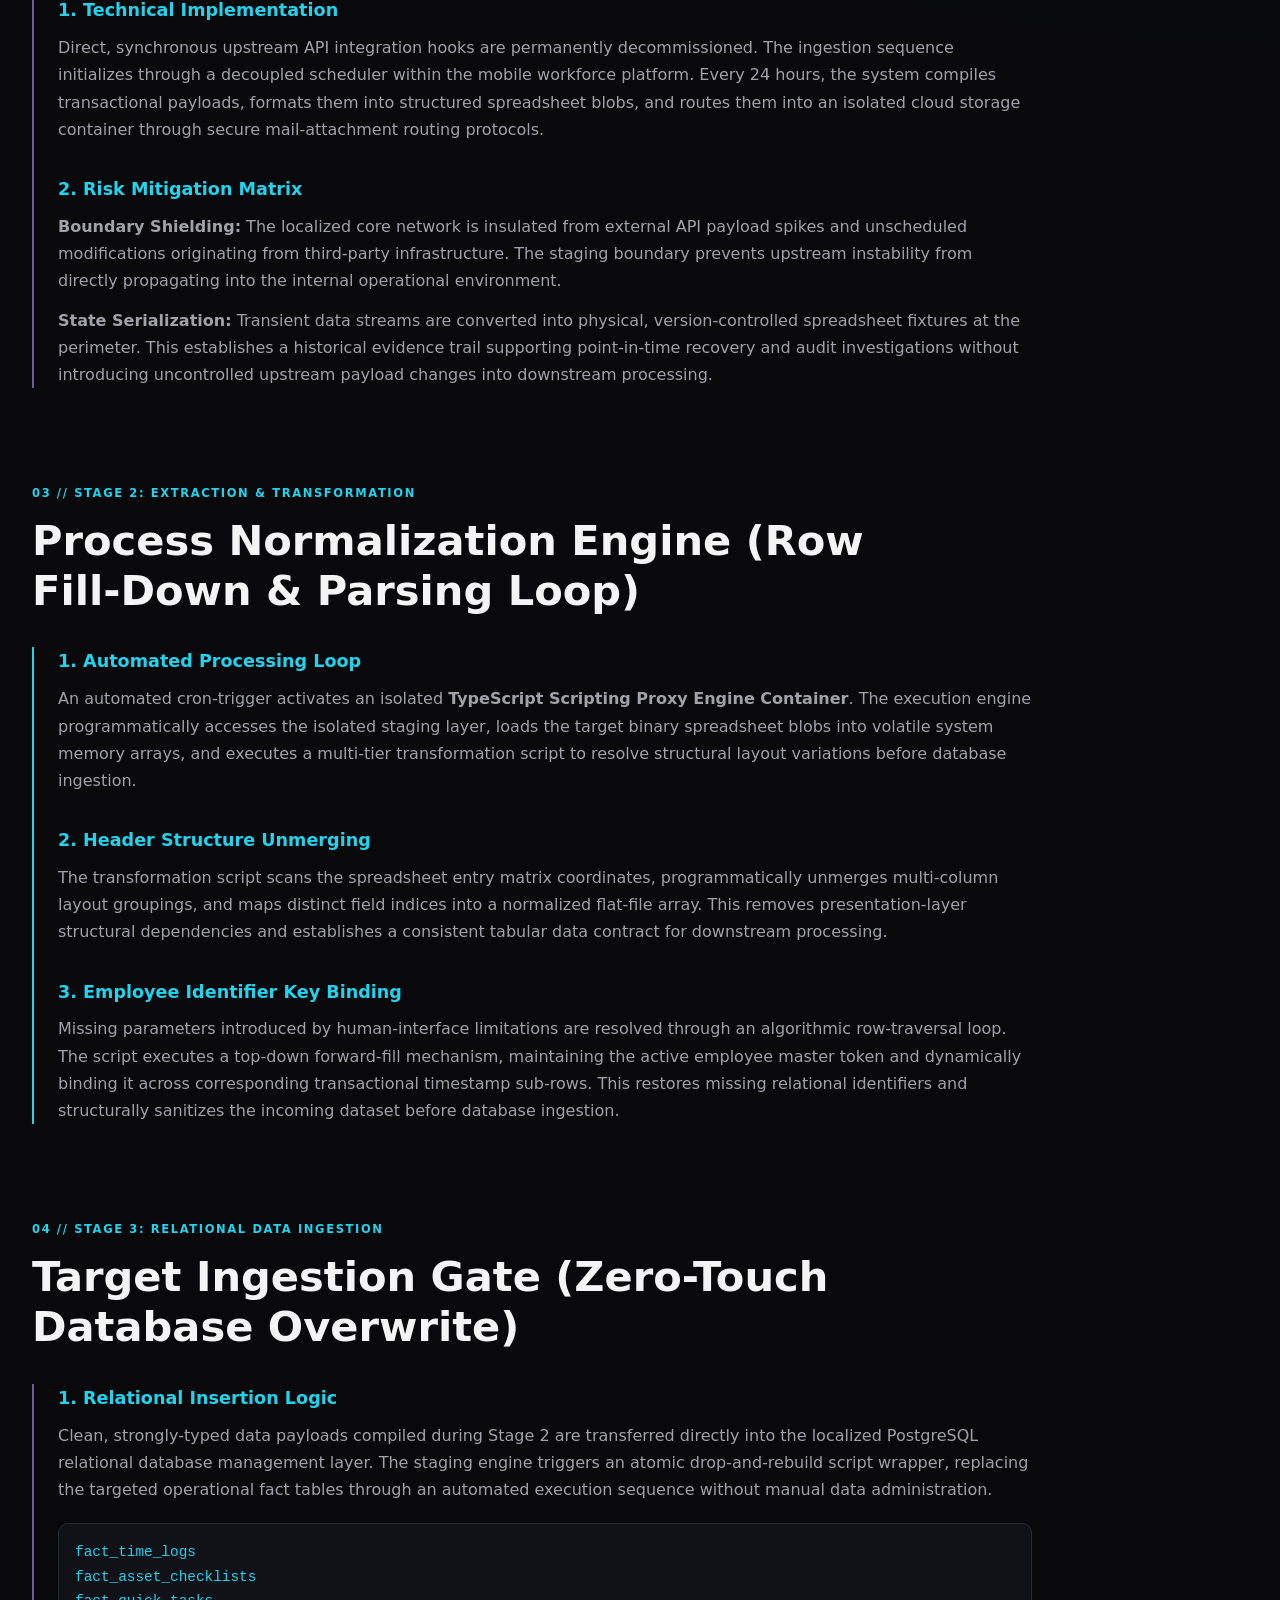
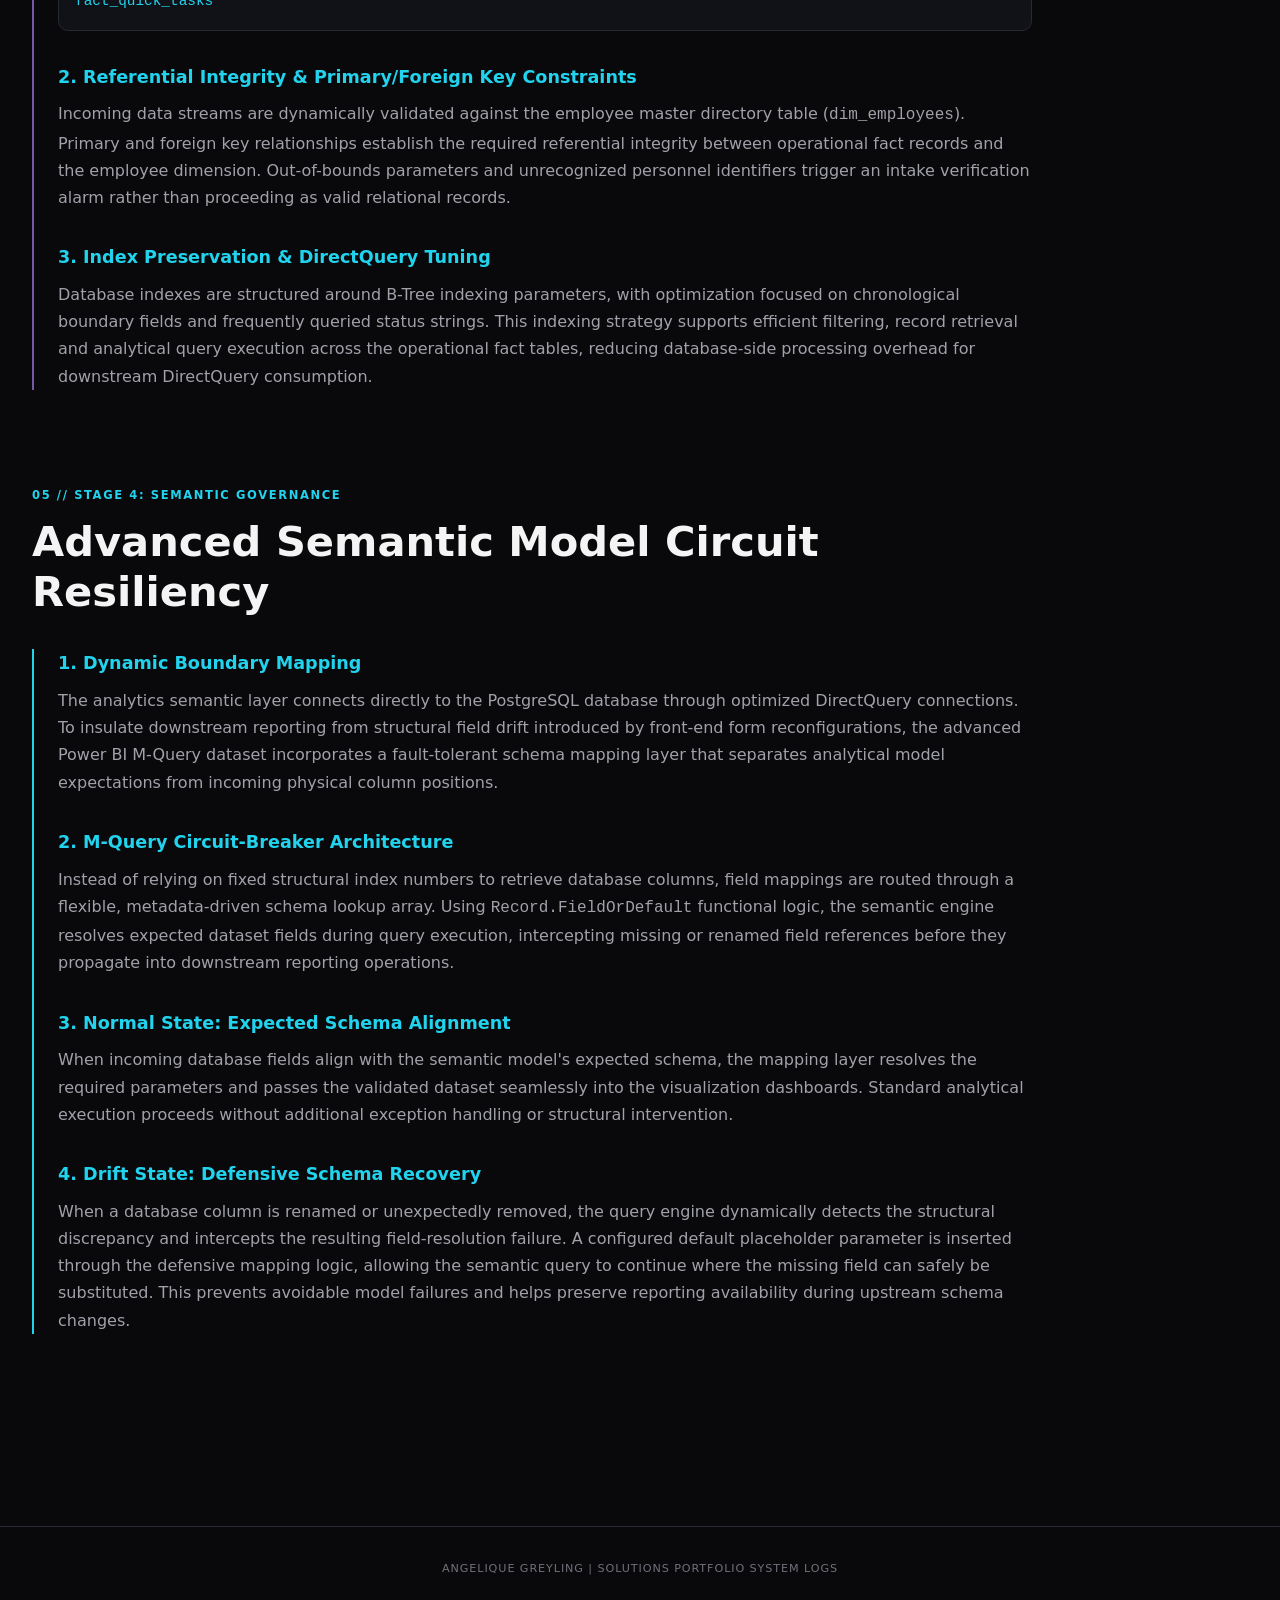
<file: INTEGRATION_PIPELINE.html>
<!DOCTYPE html>
<html lang="en">
<head>
    <meta charset="UTF-8">
    <meta name="viewport" content="width=device-width, initial-scale=1.0">
    <meta name="description" content="Enterprise Data Integration Pipeline and Routing Architecture - Platform Coupling Overview and Automated Transformation Engine.">
    <title>Enterprise Data Integration Pipeline | Angelique Greyling</title>
    <link rel="stylesheet" href="styles.css">
</head>
<body>
    <!-- =========================================================
         HEADER
    ========================================================== -->
    <header class="site-header">
        <div class="header-content">
            <div class="title-block">
                <p class="eyebrow">SYSTEM LOG // SYSTEM 03</p>
                <h1>Enterprise Data Integration Pipeline &amp; Routing Architecture</h1>
                <p class="professional-title">Platform Coupling Overview &amp; Automated Transformation Engine</p>
                <div class="contact-details">
                    <span><strong>Architect:</strong> Angelique Greyling (Principal Systems Solutions Architect)</span>
                    <span class="separator">|</span>
                    <span><strong>Environment:</strong> Cloud Staging &amp; Decoupled Data Operations Framework</span>
                </div>
            </div>
            <div class="system-clock">
                <span class="clock-label">STATUS</span>
                <span class="status-badge" style="background: rgba(34, 211, 238, 0.1); border-color: var(--cyan); color: var(--cyan);">OPERATIONAL / HIGHLY RESILIENT</span>
            </div>
        </div>
    </header>

    <!-- =========================================================
         MAIN CONTENT
    ========================================================== -->
    <main>
        <!-- PIPELINE ENGINE EXECUTION FLOW -->
        <section class="content-section">
            <div class="section-heading">
                <p class="section-label">01 // PIPELINE TOPOLOGY</p>
                <h2>Pipeline Engine Execution Flow</h2>
            </div>
            <div style="background: var(--card-background); border: 1px solid var(--border); padding: 2rem; border-radius: var(--card-radius); font-family: monospace; white-space: pre; overflow-x: auto; color: var(--cyan); line-height: 1.4; font-size: 0.9rem;">
 [STAGE 1: ISOLATION]
          │
          ▼
 [INBOUND AUTOMATED REPORT DROP-OFF]
          │
          ▼
 [AIR-GAPPED CLOUD STORAGE]
          │
          ▼
 [STAGE 2: EXTRACTION]
          │
          ▼
 [SCRIPTING PROXY ENGINE]
   • Header Unmerging
   • Row Fill-Down
          │
          ▼
 [STAGE 3: INGESTION]
          │
          ▼
 [TARGET DATABASE GATE]
   • Zero-Touch Relational Overwrite
          │
          ▼
 [STAGE 4: SEMANTIC]
          │
          ▼
 [POWER BI CIRCUIT-BREAKER MESH]
   • Dynamic Schema Mapping
   • Schema Drift Fault Tolerance</div>
        </section>

        <!-- STAGE 1 -->
        <section class="content-section">
            <div class="section-heading">
                <p class="section-label">02 // STAGE 1: PERIMETER ISOLATION</p>
                <h2>Perimeter Isolation Barrier (Cloud Blob Export)</h2>
            </div>
            <div class="profile-content" style="border-left-color: var(--violet);">
                <div style="margin-bottom: 2rem;">
                    <h4 style="color: var(--cyan); font-size: 1.1rem; margin-bottom: 0.5rem;">1. Technical Implementation</h4>
                    <p>Direct, synchronous upstream API integration hooks are permanently decommissioned. The ingestion sequence initializes through a decoupled scheduler within the mobile workforce platform. Every 24 hours, the system compiles transactional payloads, formats them into structured spreadsheet blobs, and routes them into an isolated cloud storage container through secure mail-attachment routing protocols.</p>
                </div>

                <div>
                    <h4 style="color: var(--cyan); font-size: 1.1rem; margin-bottom: 0.5rem;">2. Risk Mitigation Matrix</h4>
                    <p style="margin-bottom: 0.75rem;"><strong>Boundary Shielding:</strong> The localized core network is insulated from external API payload spikes and unscheduled modifications originating from third-party infrastructure. The staging boundary prevents upstream instability from directly propagating into the internal operational environment.</p>
                    <p><strong>State Serialization:</strong> Transient data streams are converted into physical, version-controlled spreadsheet fixtures at the perimeter. This establishes a historical evidence trail supporting point-in-time recovery and audit investigations without introducing uncontrolled upstream payload changes into downstream processing.</p>
                </div>
            </div>
        </section>

        <!-- STAGE 2 -->
        <section class="content-section">
            <div class="section-heading">
                <p class="section-label">03 // STAGE 2: EXTRACTION &amp; TRANSFORMATION</p>
                <h2>Process Normalization Engine (Row Fill-Down &amp; Parsing Loop)</h2>
            </div>
            <div class="profile-content">
                <div style="margin-bottom: 2rem;">
                    <h4 style="color: var(--cyan); font-size: 1.1rem; margin-bottom: 0.5rem;">1. Automated Processing Loop</h4>
                    <p>An automated cron-trigger activates an isolated <strong>TypeScript Scripting Proxy Engine Container</strong>. The execution engine programmatically accesses the isolated staging layer, loads the target binary spreadsheet blobs into volatile system memory arrays, and executes a multi-tier transformation script to resolve structural layout variations before database ingestion.</p>
                </div>

                <div style="margin-bottom: 2rem;">
                    <h4 style="color: var(--cyan); font-size: 1.1rem; margin-bottom: 0.5rem;">2. Header Structure Unmerging</h4>
                    <p>The transformation script scans the spreadsheet entry matrix coordinates, programmatically unmerges multi-column layout groupings, and maps distinct field indices into a normalized flat-file array. This removes presentation-layer structural dependencies and establishes a consistent tabular data contract for downstream processing.</p>
                </div>

                <div>
                    <h4 style="color: var(--cyan); font-size: 1.1rem; margin-bottom: 0.5rem;">3. Employee Identifier Key Binding</h4>
                    <p>Missing parameters introduced by human-interface limitations are resolved through an algorithmic row-traversal loop. The script executes a top-down forward-fill mechanism, maintaining the active employee master token and dynamically binding it across corresponding transactional timestamp sub-rows. This restores missing relational identifiers and structurally sanitizes the incoming dataset before database ingestion.</p>
                </div>
            </div>
        </section>

        <!-- STAGE 3 -->
        <section class="content-section">
            <div class="section-heading">
                <p class="section-label">04 // STAGE 3: RELATIONAL DATA INGESTION</p>
                <h2>Target Ingestion Gate (Zero-Touch Database Overwrite)</h2>
            </div>
            <div class="profile-content" style="border-left-color: var(--violet);">
                <div style="margin-bottom: 2rem;">
                    <h4 style="color: var(--cyan); font-size: 1.1rem; margin-bottom: 0.5rem;">1. Relational Insertion Logic</h4>
                    <p>Clean, strongly-typed data payloads compiled during Stage 2 are transferred directly into the localized PostgreSQL relational database management layer. The staging engine triggers an atomic drop-and-rebuild script wrapper, replacing the targeted operational fact tables through an automated execution sequence without manual data administration.</p>
                    <div style="background: var(--card-background); border: 1px solid var(--border); padding: 1rem; border-radius: var(--card-radius); font-family: monospace; color: var(--cyan); margin-top: 1rem; font-size: 0.9rem;">
                        fact_time_logs<br>
                        fact_asset_checklists<br>
                        fact_quick_tasks
                    </div>
                </div>

                <div style="margin-bottom: 2rem;">
                    <h4 style="color: var(--cyan); font-size: 1.1rem; margin-bottom: 0.5rem;">2. Referential Integrity &amp; Primary/Foreign Key Constraints</h4>
                    <p>Incoming data streams are dynamically validated against the employee master directory table (<code>dim_employees</code>). Primary and foreign key relationships establish the required referential integrity between operational fact records and the employee dimension. Out-of-bounds parameters and unrecognized personnel identifiers trigger an intake verification alarm rather than proceeding as valid relational records.</p>
                </div>

                <div>
                    <h4 style="color: var(--cyan); font-size: 1.1rem; margin-bottom: 0.5rem;">3. Index Preservation &amp; DirectQuery Tuning</h4>
                    <p>Database indexes are structured around B-Tree indexing parameters, with optimization focused on chronological boundary fields and frequently queried status strings. This indexing strategy supports efficient filtering, record retrieval and analytical query execution across the operational fact tables, reducing database-side processing overhead for downstream DirectQuery consumption.</p>
                </div>
            </div>
        </section>

        <!-- STAGE 4 -->
        <section class="content-section">
            <div class="section-heading">
                <p class="section-label">05 // STAGE 4: SEMANTIC GOVERNANCE</p>
                <h2>Advanced Semantic Model Circuit Resiliency</h2>
            </div>
            <div class="profile-content">
                <div style="margin-bottom: 2rem;">
                    <h4 style="color: var(--cyan); font-size: 1.1rem; margin-bottom: 0.5rem;">1. Dynamic Boundary Mapping</h4>
                    <p>The analytics semantic layer connects directly to the PostgreSQL database through optimized DirectQuery connections. To insulate downstream reporting from structural field drift introduced by front-end form reconfigurations, the advanced Power BI M-Query dataset incorporates a fault-tolerant schema mapping layer that separates analytical model expectations from incoming physical column positions.</p>
                </div>

                <div style="margin-bottom: 2rem;">
                    <h4 style="color: var(--cyan); font-size: 1.1rem; margin-bottom: 0.5rem;">2. M-Query Circuit-Breaker Architecture</h4>
                    <p>Instead of relying on fixed structural index numbers to retrieve database columns, field mappings are routed through a flexible, metadata-driven schema lookup array. Using <code>Record.FieldOrDefault</code> functional logic, the semantic engine resolves expected dataset fields during query execution, intercepting missing or renamed field references before they propagate into downstream reporting operations.</p>
                </div>

                <div style="margin-bottom: 2rem;">
                    <h4 style="color: var(--cyan); font-size: 1.1rem; margin-bottom: 0.5rem;">3. Normal State: Expected Schema Alignment</h4>
                    <p>When incoming database fields align with the semantic model's expected schema, the mapping layer resolves the required parameters and passes the validated dataset seamlessly into the visualization dashboards. Standard analytical execution proceeds without additional exception handling or structural intervention.</p>
                </div>

                <div>
                    <h4 style="color: var(--cyan); font-size: 1.1rem; margin-bottom: 0.5rem;">4. Drift State: Defensive Schema Recovery</h4>
                    <p>When a database column is renamed or unexpectedly removed, the query engine dynamically detects the structural discrepancy and intercepts the resulting field-resolution failure. A configured default placeholder parameter is inserted through the defensive mapping logic, allowing the semantic query to continue where the missing field can safely be substituted. This prevents avoidable model failures and helps preserve reporting availability during upstream schema changes.</p>
                </div>
            </div>
        </section>
    </main>

    <!-- =========================================================
         FOOTER
    ========================================================== -->
    <footer class="site-footer">
        <p>ANGELIQUE GREYLING | SOLUTIONS PORTFOLIO SYSTEM LOGS</p>
    </footer>
</body>
</html>
</file>
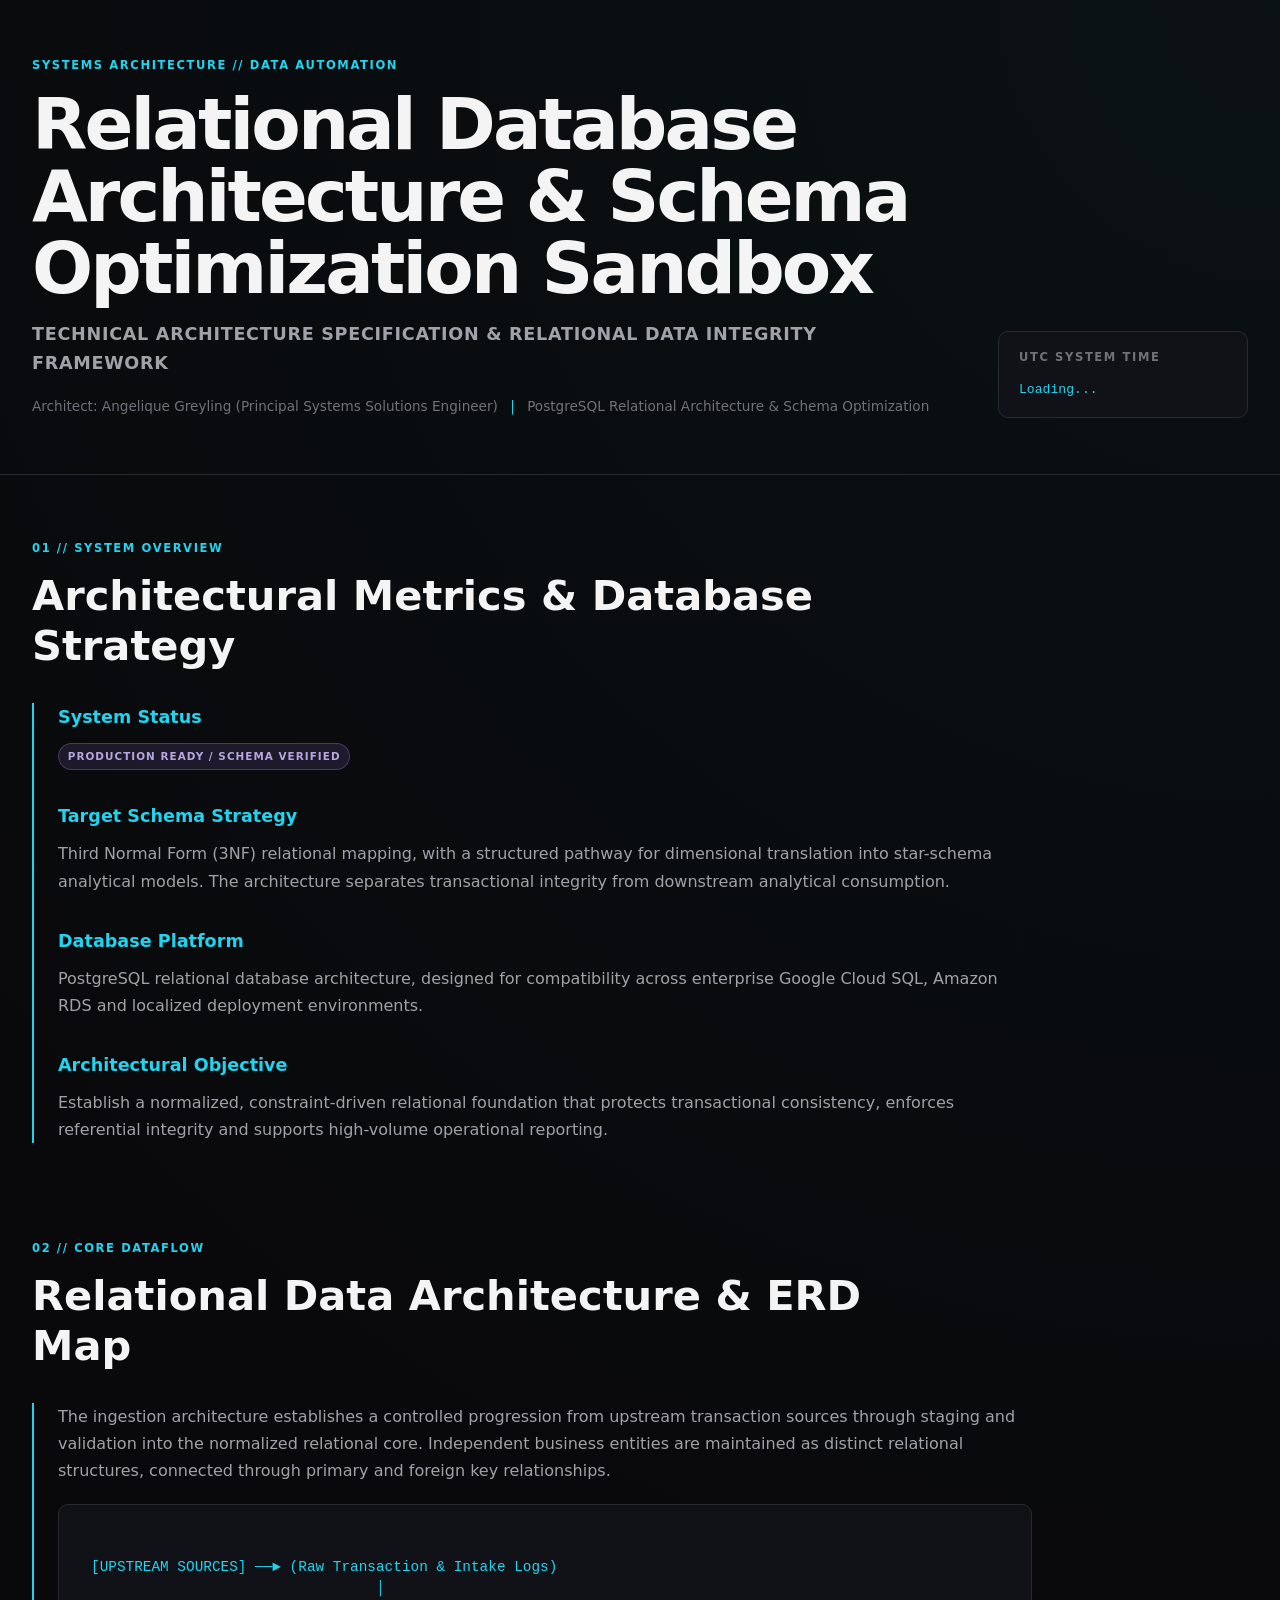
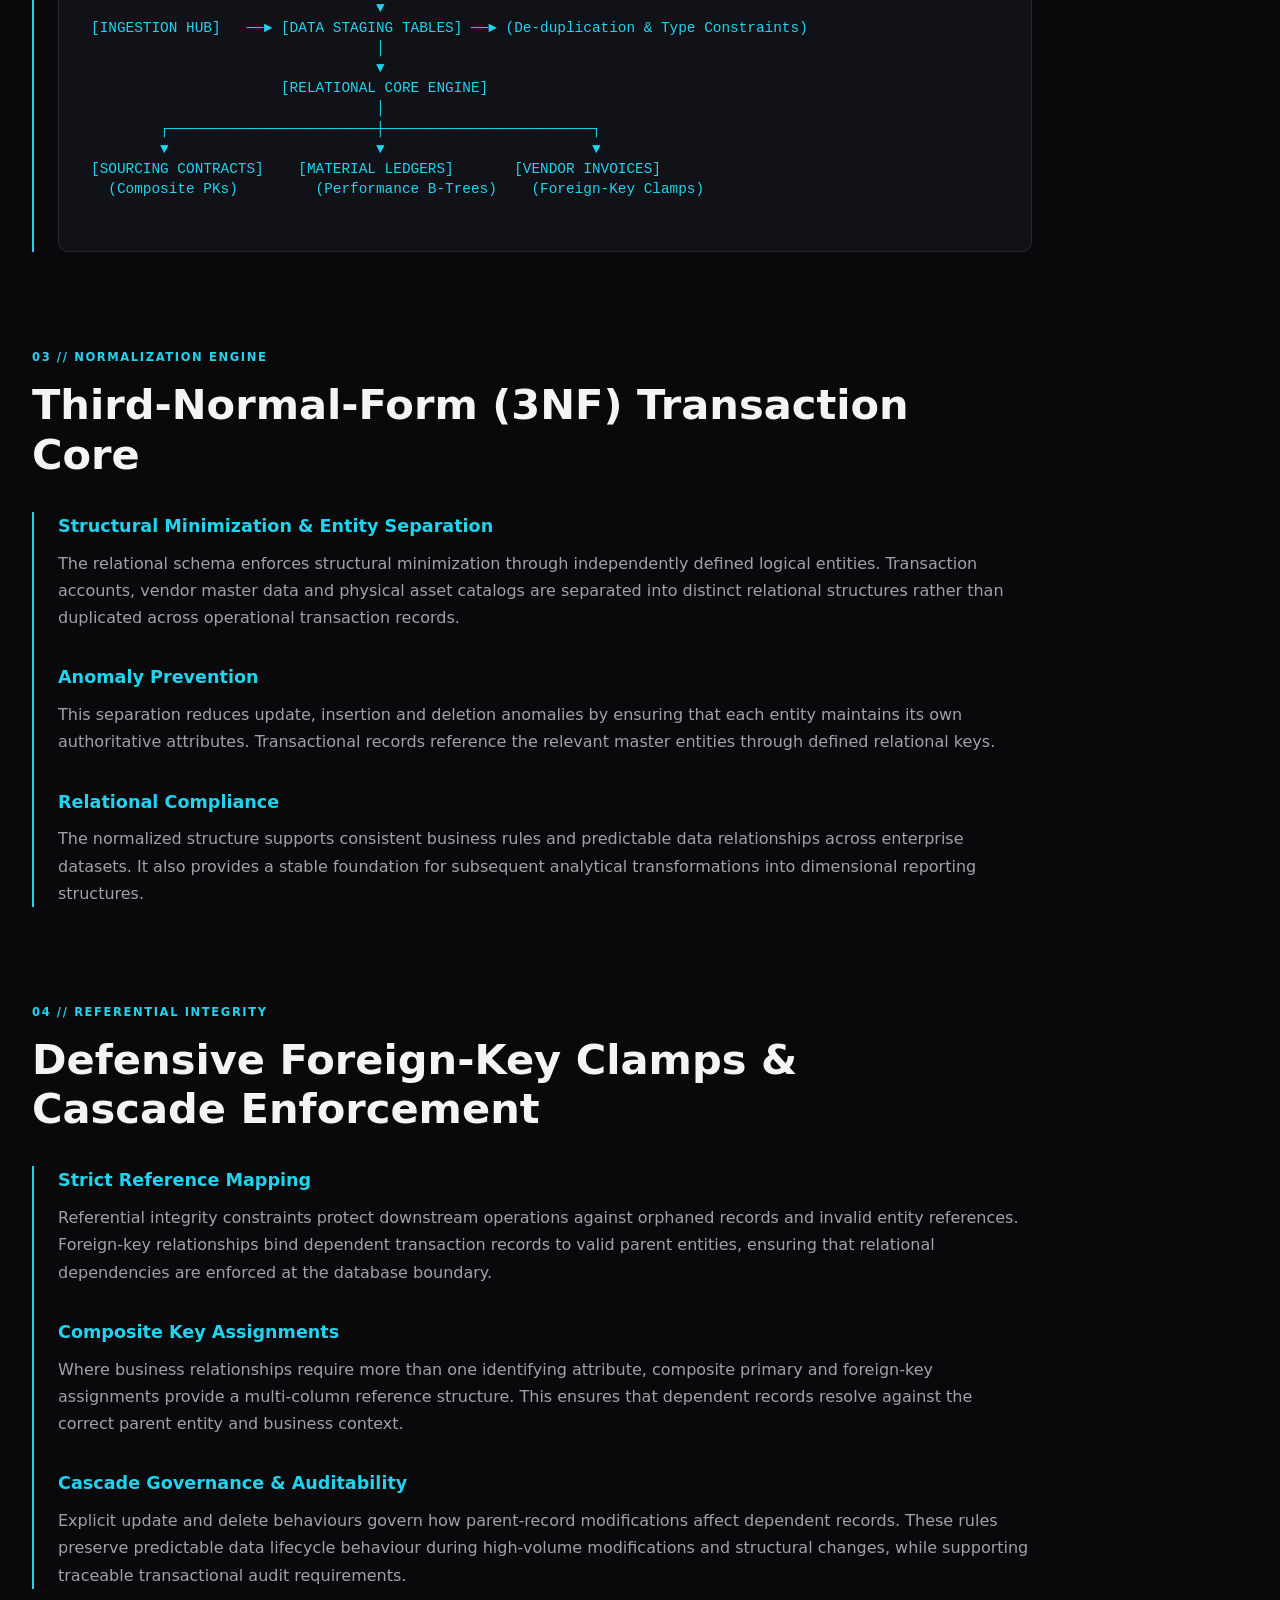
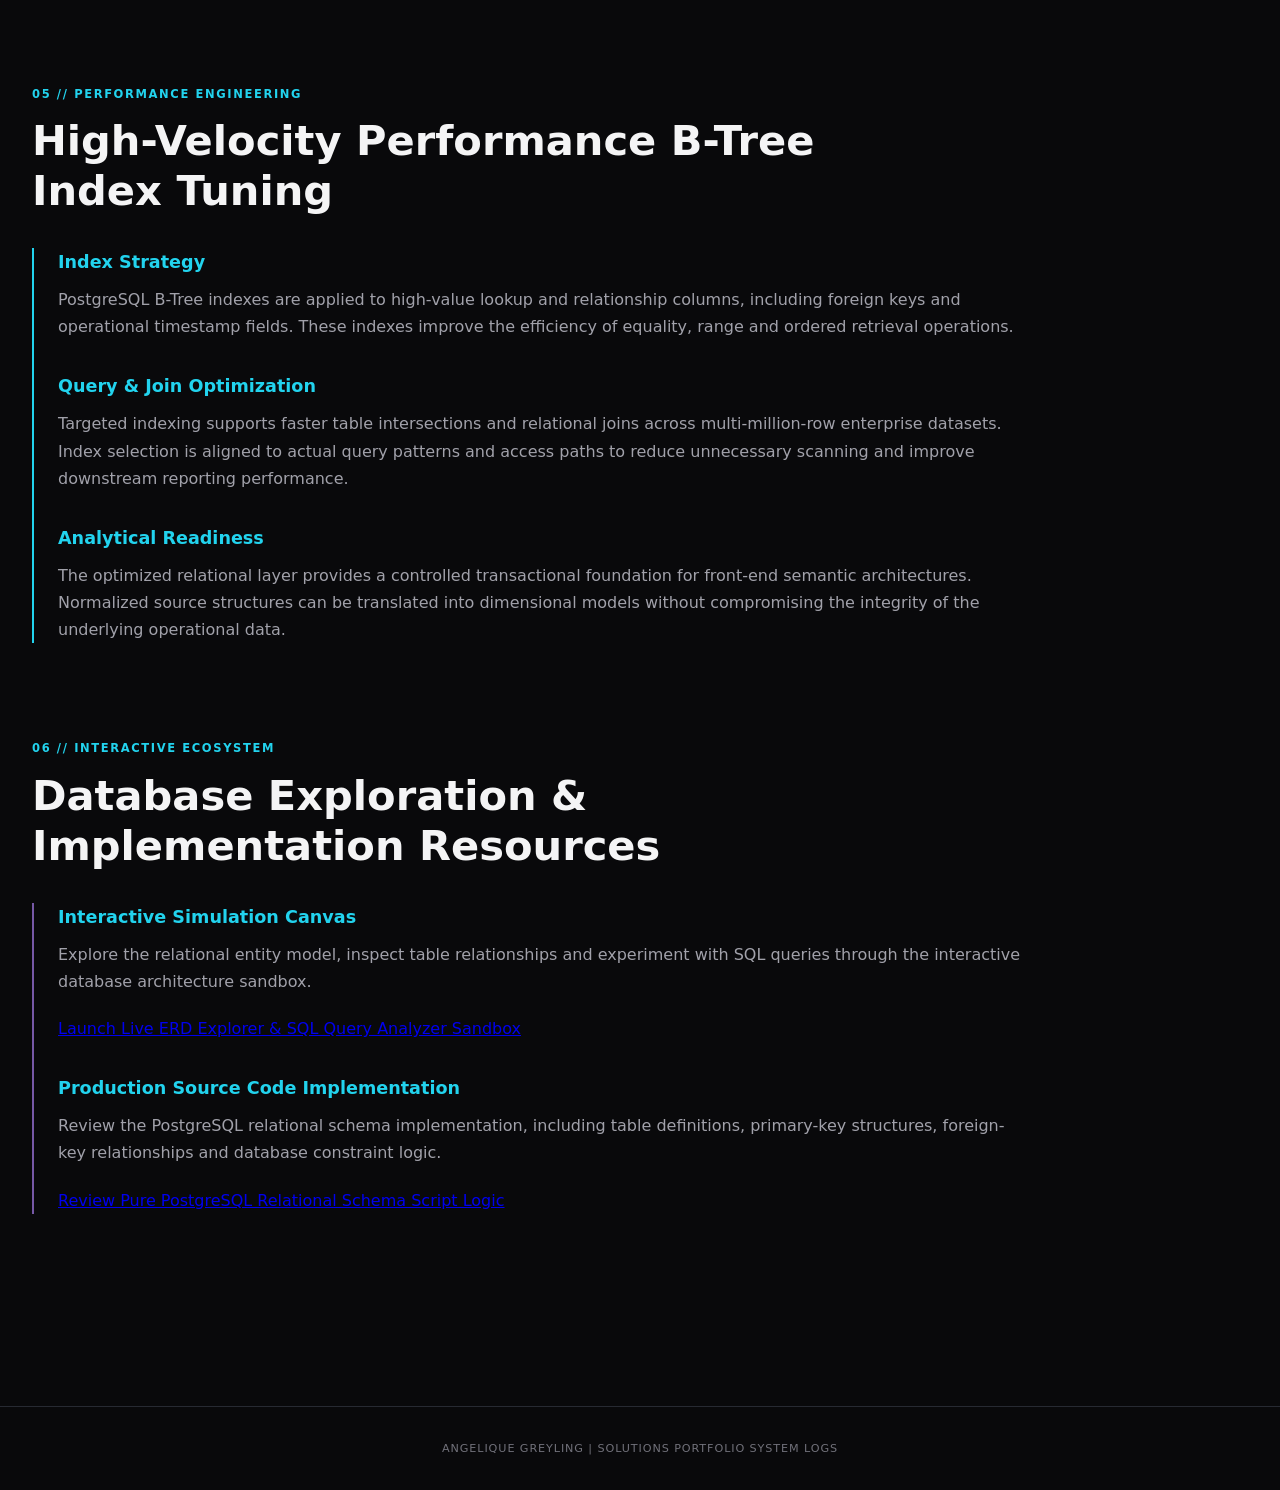
<file: RELATIONAL-SCHEMA-SANDBOX.html>
<!DOCTYPE html>
<html lang="en">
<head>
    <meta charset="UTF-8">
    <meta name="viewport" content="width=device-width, initial-scale=1.0">
    <meta name="description" content="Relational Database Architecture and Schema Optimization Sandbox - 3NF relational modelling, PostgreSQL constraints, indexing strategy and dimensional translation.">
    <title>Relational Database Architecture &amp; Schema Optimization | Angelique Greyling</title>
    <link rel="stylesheet" href="styles.css">
</head>
<body>

    <header class="site-header">
        <div class="header-content">
            <div class="title-block">
                <p class="eyebrow">SYSTEMS ARCHITECTURE // DATA AUTOMATION</p>
                <h1>Relational Database Architecture &amp; Schema Optimization Sandbox</h1>
                <p class="professional-title">Technical Architecture Specification &amp; Relational Data Integrity Framework</p>
                <div class="contact-details">
                    <span>Architect: Angelique Greyling (Principal Systems Solutions Engineer)</span>
                    <span class="separator">|</span>
                    <span>PostgreSQL Relational Architecture &amp; Schema Optimization</span>
                </div>
            </div>

            <div class="system-clock" aria-label="Current UTC system time">
                <span class="clock-label">UTC SYSTEM TIME</span>
                <time id="utc-clock">Loading...</time>
            </div>
        </div>
    </header>

    <main>

        <section class="content-section">
            <div class="section-heading">
                <p class="section-label">01 // SYSTEM OVERVIEW</p>
                <h2>Architectural Metrics &amp; Database Strategy</h2>
            </div>

            <div class="profile-content">

                <div style="margin-bottom: 2rem;">
                    <h4 style="color: var(--cyan); font-size: 1.1rem; margin-bottom: 0.5rem;">System Status</h4>
                    <p>
                        <span class="status-badge" style="padding: 0.25rem 0.55rem; background: rgba(118, 88, 166, 0.2); color: #b9a5df; border: 1px solid rgba(118, 88, 166, 0.5); border-radius: 999px; font-size: 0.65rem; font-weight: 700; letter-spacing: 0.1em;">PRODUCTION READY / SCHEMA VERIFIED</span>
                    </p>
                </div>

                <div style="margin-bottom: 2rem;">
                    <h4 style="color: var(--cyan); font-size: 1.1rem; margin-bottom: 0.5rem;">Target Schema Strategy</h4>
                    <p>
                        Third Normal Form (3NF) relational mapping, with a structured pathway
                        for dimensional translation into star-schema analytical models.
                        The architecture separates transactional integrity from downstream
                        analytical consumption.
                    </p>
                </div>

                <div style="margin-bottom: 2rem;">
                    <h4 style="color: var(--cyan); font-size: 1.1rem; margin-bottom: 0.5rem;">Database Platform</h4>
                    <p>
                        PostgreSQL relational database architecture, designed for compatibility
                        across enterprise Google Cloud SQL, Amazon RDS and localized deployment
                        environments.
                    </p>
                </div>

                <div style="margin-bottom: 2rem;">
                    <h4 style="color: var(--cyan); font-size: 1.1rem; margin-bottom: 0.5rem;">Architectural Objective</h4>
                    <p>
                        Establish a normalized, constraint-driven relational foundation that
                        protects transactional consistency, enforces referential integrity
                        and supports high-volume operational reporting.
                    </p>
                </div>

            </div>
        </section>

        <section class="content-section">
            <div class="section-heading">
                <p class="section-label">02 // CORE DATAFLOW</p>
                <h2>Relational Data Architecture &amp; ERD Map</h2>
            </div>

            <div class="profile-content">
                <p>
                    The ingestion architecture establishes a controlled progression from
                    upstream transaction sources through staging and validation into the
                    normalized relational core. Independent business entities are maintained
                    as distinct relational structures, connected through primary and foreign
                    key relationships.
                </p>

                <div style="background: var(--card-background); border: 1px solid var(--border); padding: 2rem; border-radius: var(--card-radius); font-family: monospace; white-space: pre; overflow-x: auto; color: var(--cyan); line-height: 1.4; font-size: 0.9rem;">
[UPSTREAM SOURCES] ──► (Raw Transaction &amp; Intake Logs)
                                 │
                                 ▼
[INGESTION HUB]   ──► [DATA STAGING TABLES] ──► (De-duplication &amp; Type Constraints)
                                 │
                                 ▼
                      [RELATIONAL CORE ENGINE]
                                 │
        ┌────────────────────────┼────────────────────────┐
        ▼                        ▼                        ▼
[SOURCING CONTRACTS]    [MATERIAL LEDGERS]       [VENDOR INVOICES]
  (Composite PKs)         (Performance B-Trees)    (Foreign-Key Clamps)
                </div>
            </div>
        </section>

        <section class="content-section">
            <div class="section-heading">
                <p class="section-label">03 // NORMALIZATION ENGINE</p>
                <h2>Third-Normal-Form (3NF) Transaction Core</h2>
            </div>

            <div class="profile-content">

                <div style="margin-bottom: 2rem;">
                    <h4 style="color: var(--cyan); font-size: 1.1rem; margin-bottom: 0.5rem;">Structural Minimization &amp; Entity Separation</h4>
                    <p>
                        The relational schema enforces structural minimization through
                        independently defined logical entities. Transaction accounts,
                        vendor master data and physical asset catalogs are separated
                        into distinct relational structures rather than duplicated
                        across operational transaction records.
                    </p>
                </div>

                <div style="margin-bottom: 2rem;">
                    <h4 style="color: var(--cyan); font-size: 1.1rem; margin-bottom: 0.5rem;">Anomaly Prevention</h4>
                    <p>
                        This separation reduces update, insertion and deletion anomalies
                        by ensuring that each entity maintains its own authoritative
                        attributes. Transactional records reference the relevant master
                        entities through defined relational keys.
                    </p>
                </div>

                <div style="margin-bottom: 2rem;">
                    <h4 style="color: var(--cyan); font-size: 1.1rem; margin-bottom: 0.5rem;">Relational Compliance</h4>
                    <p>
                        The normalized structure supports consistent business rules and
                        predictable data relationships across enterprise datasets.
                        It also provides a stable foundation for subsequent analytical
                        transformations into dimensional reporting structures.
                    </p>
                </div>

            </div>
        </section>

        <section class="content-section">
            <div class="section-heading">
                <p class="section-label">04 // REFERENTIAL INTEGRITY</p>
                <h2>Defensive Foreign-Key Clamps &amp; Cascade Enforcement</h2>
            </div>

            <div class="profile-content">

                <div style="margin-bottom: 2rem;">
                    <h4 style="color: var(--cyan); font-size: 1.1rem; margin-bottom: 0.5rem;">Strict Reference Mapping</h4>
                    <p>
                        Referential integrity constraints protect downstream operations
                        against orphaned records and invalid entity references. Foreign-key
                        relationships bind dependent transaction records to valid parent
                        entities, ensuring that relational dependencies are enforced
                        at the database boundary.
                    </p>
                </div>

                <div style="margin-bottom: 2rem;">
                    <h4 style="color: var(--cyan); font-size: 1.1rem; margin-bottom: 0.5rem;">Composite Key Assignments</h4>
                    <p>
                        Where business relationships require more than one identifying
                        attribute, composite primary and foreign-key assignments provide
                        a multi-column reference structure. This ensures that dependent
                        records resolve against the correct parent entity and business
                        context.
                    </p>
                </div>

                <div style="margin-bottom: 2rem;">
                    <h4 style="color: var(--cyan); font-size: 1.1rem; margin-bottom: 0.5rem;">Cascade Governance &amp; Auditability</h4>
                    <p>
                        Explicit update and delete behaviours govern how parent-record
                        modifications affect dependent records. These rules preserve
                        predictable data lifecycle behaviour during high-volume
                        modifications and structural changes, while supporting
                        traceable transactional audit requirements.
                    </p>
                </div>

            </div>
        </section>

        <section class="content-section">
            <div class="section-heading">
                <p class="section-label">05 // PERFORMANCE ENGINEERING</p>
                <h2>High-Velocity Performance B-Tree Index Tuning</h2>
            </div>

            <div class="profile-content">

                <div style="margin-bottom: 2rem;">
                    <h4 style="color: var(--cyan); font-size: 1.1rem; margin-bottom: 0.5rem;">Index Strategy</h4>
                    <p>
                        PostgreSQL B-Tree indexes are applied to high-value lookup
                        and relationship columns, including foreign keys and
                        operational timestamp fields. These indexes improve the
                        efficiency of equality, range and ordered retrieval operations.
                    </p>
                </div>

                <div style="margin-bottom: 2rem;">
                    <h4 style="color: var(--cyan); font-size: 1.1rem; margin-bottom: 0.5rem;">Query &amp; Join Optimization</h4>
                    <p>
                        Targeted indexing supports faster table intersections and
                        relational joins across multi-million-row enterprise datasets.
                        Index selection is aligned to actual query patterns and
                        access paths to reduce unnecessary scanning and improve
                        downstream reporting performance.
                    </p>
                </div>

                <div style="margin-bottom: 2rem;">
                    <h4 style="color: var(--cyan); font-size: 1.1rem; margin-bottom: 0.5rem;">Analytical Readiness</h4>
                    <p>
                        The optimized relational layer provides a controlled
                        transactional foundation for front-end semantic architectures.
                        Normalized source structures can be translated into
                        dimensional models without compromising the integrity
                        of the underlying operational data.
                    </p>
                </div>

            </div>
        </section>

        <section class="content-section">
            <div class="section-heading">
                <p class="section-label">06 // INTERACTIVE ECOSYSTEM</p>
                <h2>Database Exploration &amp; Implementation Resources</h2>
            </div>

            <div class="profile-content" style="border-left-color: var(--violet);">

                <div style="margin-bottom: 2rem;">
                    <h4 style="color: var(--cyan); font-size: 1.1rem; margin-bottom: 0.5rem;">Interactive Simulation Canvas</h4>
                    <p>
                        Explore the relational entity model, inspect table relationships
                        and experiment with SQL queries through the interactive database
                        architecture sandbox.
                    </p>
                    <p>
                        <a href="https://angeliquegreyling-data-architect.github.io/portfolio/enterprise-database-erd-analyzer-sandbox.html" target="_blank" rel="noopener noreferrer">
                            Launch Live ERD Explorer &amp; SQL Query Analyzer Sandbox
                        </a>
                    </p>
                </div>

                <div style="margin-bottom: 2rem;">
                    <h4 style="color: var(--cyan); font-size: 1.1rem; margin-bottom: 0.5rem;">Production Source Code Implementation</h4>
                    <p>
                        Review the PostgreSQL relational schema implementation,
                        including table definitions, primary-key structures,
                        foreign-key relationships and database constraint logic.
                    </p>
                    <p>
                        <a href="schema.sql">Review Pure PostgreSQL Relational Schema Script Logic</a>
                    </p>
                </div>

            </div>
        </section>

    </main>

    <footer class="site-footer">
        <p>ANGELIQUE GREYLING | SOLUTIONS PORTFOLIO SYSTEM LOGS</p>
    </footer>

</body>
</html>
</file>
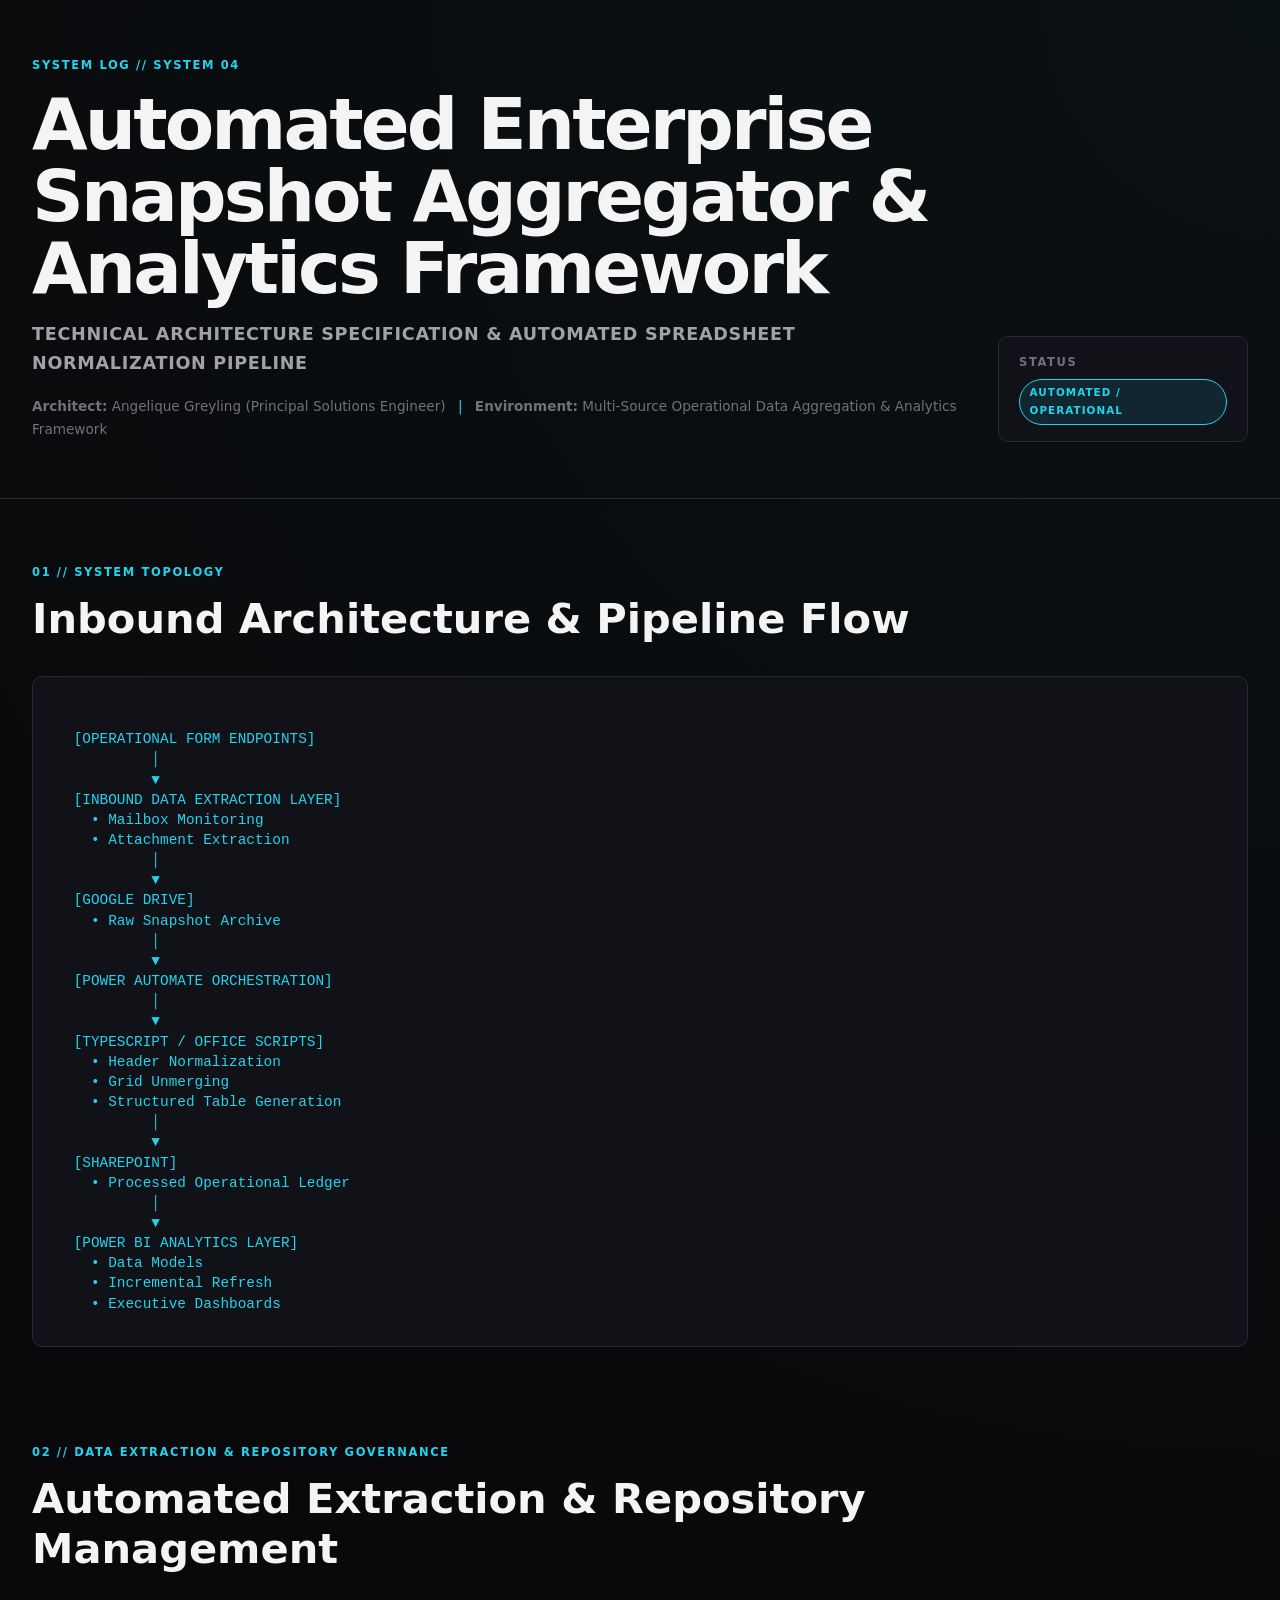
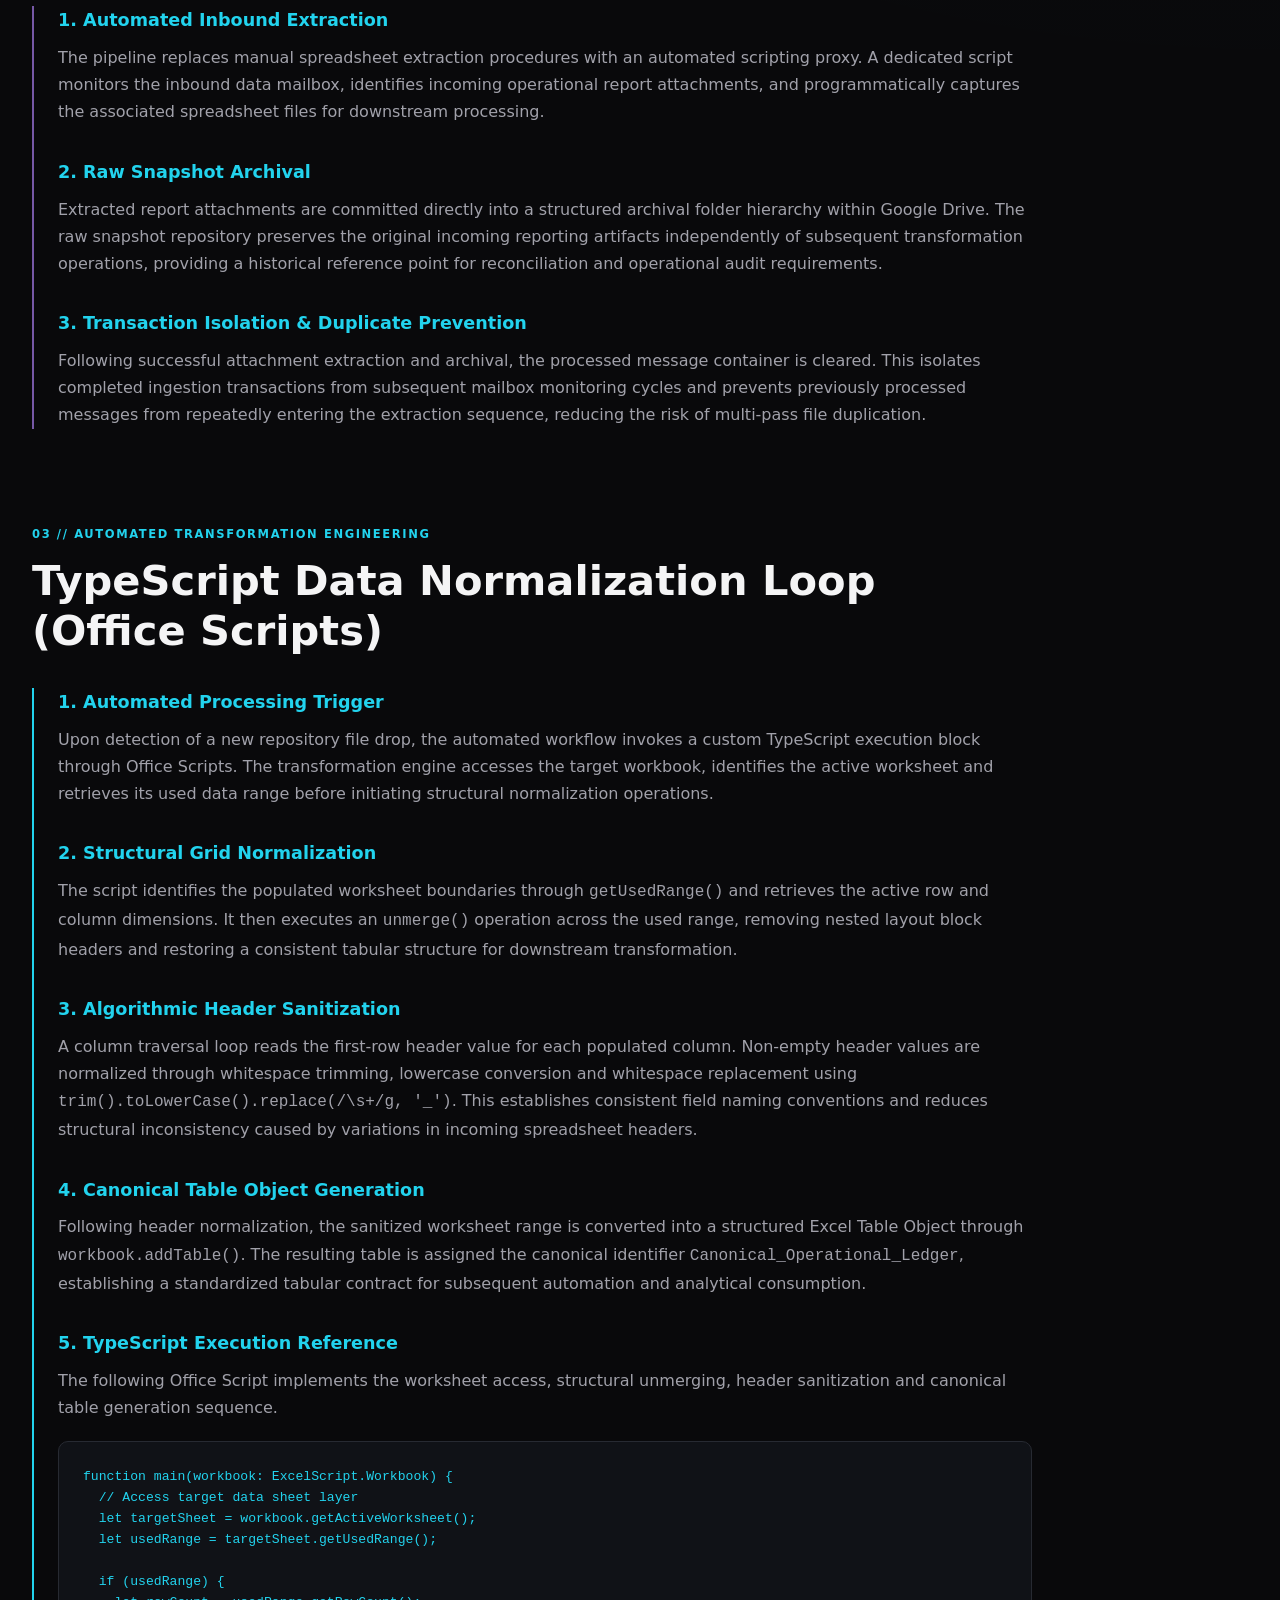
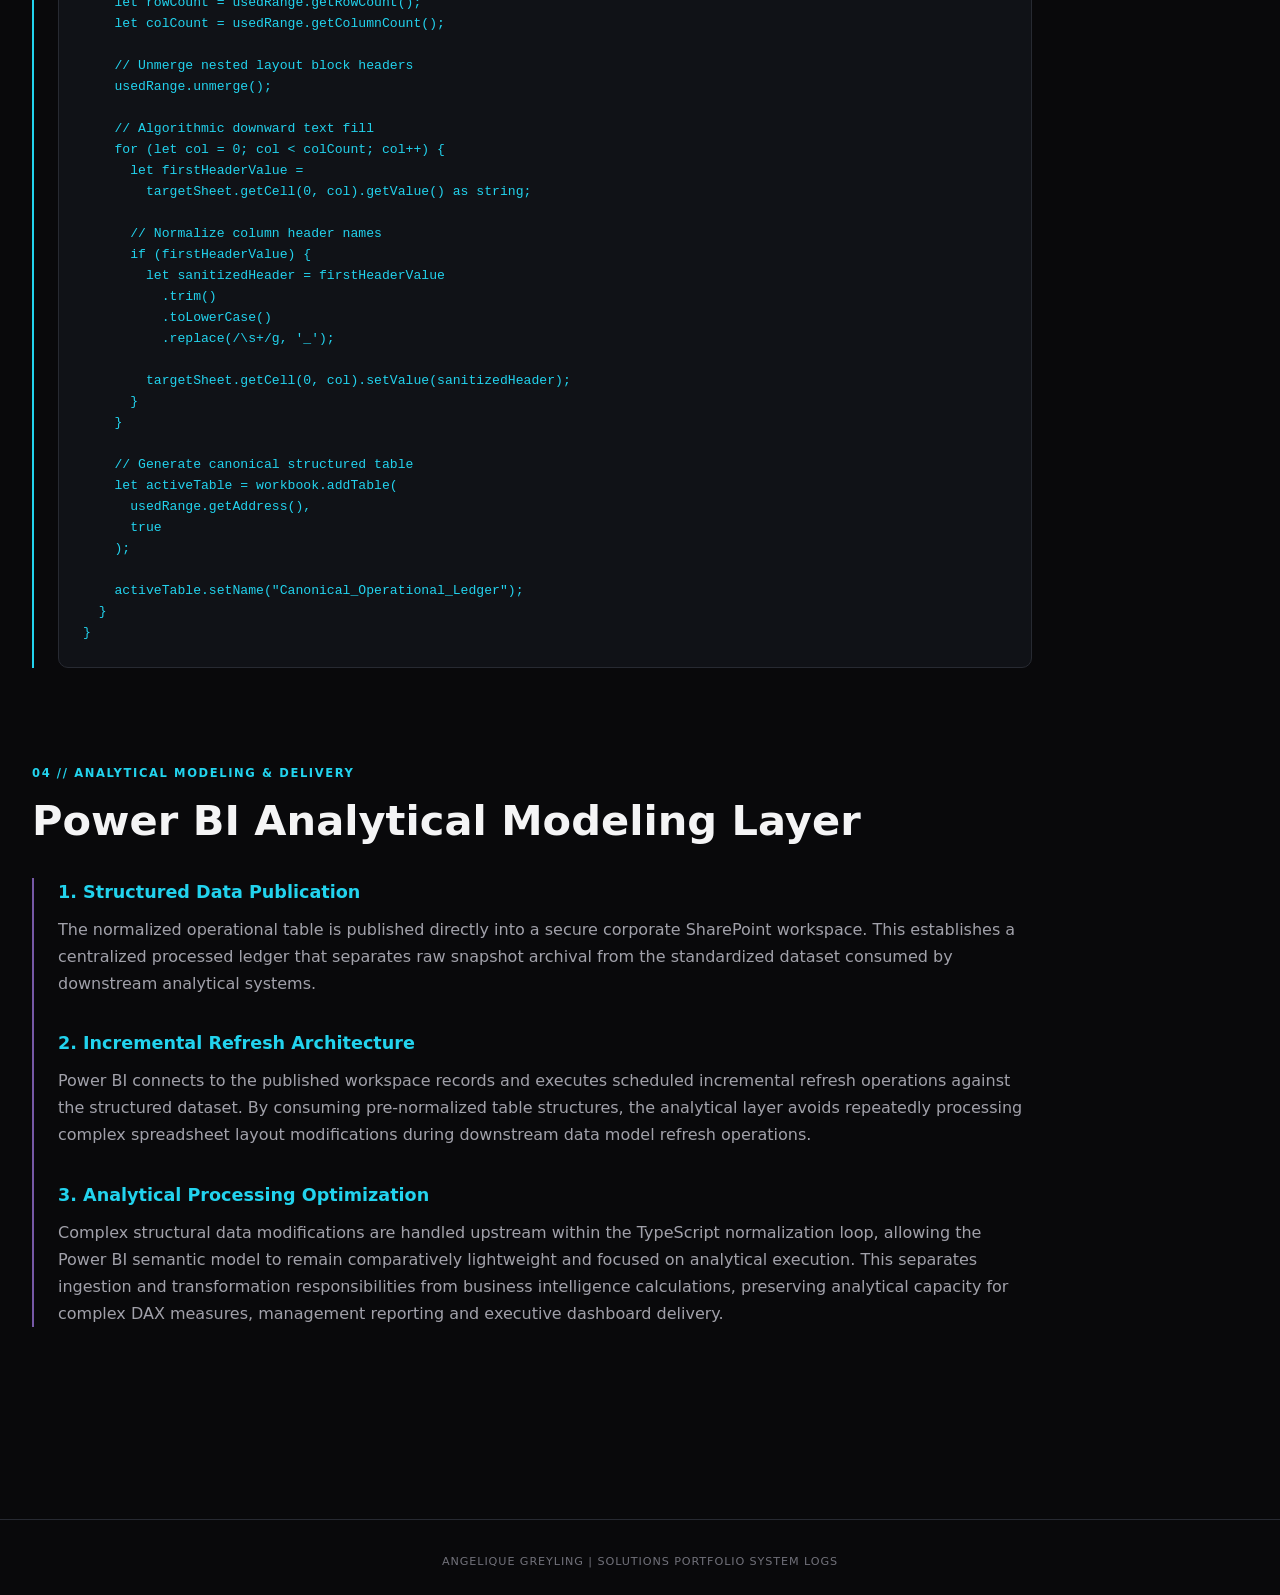
<file: TRANSIT_METRICS_AUTOMATION_PIPELINE.html>
<!DOCTYPE html>
<html lang="en">
<head>
    <meta charset="UTF-8">
    <meta name="viewport" content="width=device-width, initial-scale=1.0">
    <meta name="description" content="Automated Enterprise Snapshot Aggregator and Analytics Framework - Technical Architecture Specification and Automated Spreadsheet Normalization Pipeline.">
    <title>Automated Enterprise Snapshot Aggregator | Angelique Greyling</title>
    <link rel="stylesheet" href="styles.css">
</head>
<body>
    <!-- =========================================================
         HEADER
    ========================================================== -->
    <header class="site-header">
        <div class="header-content">
            <div class="title-block">
                <p class="eyebrow">SYSTEM LOG // SYSTEM 04</p>
                <h1>Automated Enterprise Snapshot Aggregator &amp; Analytics Framework</h1>
                <p class="professional-title">Technical Architecture Specification &amp; Automated Spreadsheet Normalization Pipeline</p>
                <div class="contact-details">
                    <span><strong>Architect:</strong> Angelique Greyling (Principal Solutions Engineer)</span>
                    <span class="separator">|</span>
                    <span><strong>Environment:</strong> Multi-Source Operational Data Aggregation &amp; Analytics Framework</span>
                </div>
            </div>
            <div class="system-clock">
                <span class="clock-label">STATUS</span>
                <span class="status-badge" style="background: rgba(34, 211, 238, 0.1); border-color: var(--cyan); color: var(--cyan);">AUTOMATED / OPERATIONAL</span>
            </div>
        </div>
    </header>

    <!-- =========================================================
         MAIN CONTENT
    ========================================================== -->
    <main>
        <!-- SYSTEM CONTEXT & PIPELINE TOPOLOGY -->
        <section class="content-section">
            <div class="section-heading">
                <p class="section-label">01 // SYSTEM TOPOLOGY</p>
                <h2>Inbound Architecture &amp; Pipeline Flow</h2>
            </div>
            <div style="background: var(--card-background); border: 1px solid var(--border); padding: 2rem; border-radius: var(--card-radius); font-family: monospace; white-space: pre; overflow-x: auto; color: var(--cyan); line-height: 1.4; font-size: 0.9rem;">
 [OPERATIONAL FORM ENDPOINTS]
          │
          ▼
 [INBOUND DATA EXTRACTION LAYER]
   • Mailbox Monitoring
   • Attachment Extraction
          │
          ▼
 [GOOGLE DRIVE]
   • Raw Snapshot Archive
          │
          ▼
 [POWER AUTOMATE ORCHESTRATION]
          │
          ▼
 [TYPESCRIPT / OFFICE SCRIPTS]
   • Header Normalization
   • Grid Unmerging
   • Structured Table Generation
          │
          ▼
 [SHAREPOINT]
   • Processed Operational Ledger
          │
          ▼
 [POWER BI ANALYTICS LAYER]
   • Data Models
   • Incremental Refresh
   • Executive Dashboards</div>
        </section>

        <!-- AUTOMATED EXTRACTION & REPOSITORY MANAGEMENT -->
        <section class="content-section">
            <div class="section-heading">
                <p class="section-label">02 // DATA EXTRACTION &amp; REPOSITORY GOVERNANCE</p>
                <h2>Automated Extraction &amp; Repository Management</h2>
            </div>
            <div class="profile-content" style="border-left-color: var(--violet);">
                <div style="margin-bottom: 2rem;">
                    <h4 style="color: var(--cyan); font-size: 1.1rem; margin-bottom: 0.5rem;">1. Automated Inbound Extraction</h4>
                    <p>The pipeline replaces manual spreadsheet extraction procedures with an automated scripting proxy. A dedicated script monitors the inbound data mailbox, identifies incoming operational report attachments, and programmatically captures the associated spreadsheet files for downstream processing.</p>
                </div>

                <div style="margin-bottom: 2rem;">
                    <h4 style="color: var(--cyan); font-size: 1.1rem; margin-bottom: 0.5rem;">2. Raw Snapshot Archival</h4>
                    <p>Extracted report attachments are committed directly into a structured archival folder hierarchy within Google Drive. The raw snapshot repository preserves the original incoming reporting artifacts independently of subsequent transformation operations, providing a historical reference point for reconciliation and operational audit requirements.</p>
                </div>

                <div>
                    <h4 style="color: var(--cyan); font-size: 1.1rem; margin-bottom: 0.5rem;">3. Transaction Isolation &amp; Duplicate Prevention</h4>
                    <p>Following successful attachment extraction and archival, the processed message container is cleared. This isolates completed ingestion transactions from subsequent mailbox monitoring cycles and prevents previously processed messages from repeatedly entering the extraction sequence, reducing the risk of multi-pass file duplication.</p>
                </div>
            </div>
        </section>

        <!-- TYPESCRIPT DATA NORMALIZATION -->
        <section class="content-section">
            <div class="section-heading">
                <p class="section-label">03 // AUTOMATED TRANSFORMATION ENGINEERING</p>
                <h2>TypeScript Data Normalization Loop (Office Scripts)</h2>
            </div>
            <div class="profile-content">
                <div style="margin-bottom: 2rem;">
                    <h4 style="color: var(--cyan); font-size: 1.1rem; margin-bottom: 0.5rem;">1. Automated Processing Trigger</h4>
                    <p>Upon detection of a new repository file drop, the automated workflow invokes a custom TypeScript execution block through Office Scripts. The transformation engine accesses the target workbook, identifies the active worksheet and retrieves its used data range before initiating structural normalization operations.</p>
                </div>

                <div style="margin-bottom: 2rem;">
                    <h4 style="color: var(--cyan); font-size: 1.1rem; margin-bottom: 0.5rem;">2. Structural Grid Normalization</h4>
                    <p>The script identifies the populated worksheet boundaries through <code>getUsedRange()</code> and retrieves the active row and column dimensions. It then executes an <code>unmerge()</code> operation across the used range, removing nested layout block headers and restoring a consistent tabular structure for downstream transformation.</p>
                </div>

                <div style="margin-bottom: 2rem;">
                    <h4 style="color: var(--cyan); font-size: 1.1rem; margin-bottom: 0.5rem;">3. Algorithmic Header Sanitization</h4>
                    <p>A column traversal loop reads the first-row header value for each populated column. Non-empty header values are normalized through whitespace trimming, lowercase conversion and whitespace replacement using <code>trim().toLowerCase().replace(/\s+/g, '_')</code>. This establishes consistent field naming conventions and reduces structural inconsistency caused by variations in incoming spreadsheet headers.</p>
                </div>

                <div style="margin-bottom: 2rem;">
                    <h4 style="color: var(--cyan); font-size: 1.1rem; margin-bottom: 0.5rem;">4. Canonical Table Object Generation</h4>
                    <p>Following header normalization, the sanitized worksheet range is converted into a structured Excel Table Object through <code>workbook.addTable()</code>. The resulting table is assigned the canonical identifier <code>Canonical_Operational_Ledger</code>, establishing a standardized tabular contract for subsequent automation and analytical consumption.</p>
                </div>

                <div>
                    <h4 style="color: var(--cyan); font-size: 1.1rem; margin-bottom: 0.5rem;">5. TypeScript Execution Reference</h4>
                    <p>The following Office Script implements the worksheet access, structural unmerging, header sanitization and canonical table generation sequence.</p>

                    <div style="background: var(--card-background); border: 1px solid var(--border); padding: 1.5rem; border-radius: var(--card-radius); overflow-x: auto; margin-top: 1rem;">
                        <pre style="font-family: monospace; color: var(--cyan); font-size: 0.82rem; line-height: 1.6; white-space: pre; margin: 0;"><code>function main(workbook: ExcelScript.Workbook) {
  // Access target data sheet layer
  let targetSheet = workbook.getActiveWorksheet();
  let usedRange = targetSheet.getUsedRange();

  if (usedRange) {
    let rowCount = usedRange.getRowCount();
    let colCount = usedRange.getColumnCount();

    // Unmerge nested layout block headers
    usedRange.unmerge();

    // Algorithmic downward text fill
    for (let col = 0; col &lt; colCount; col++) {
      let firstHeaderValue =
        targetSheet.getCell(0, col).getValue() as string;

      // Normalize column header names
      if (firstHeaderValue) {
        let sanitizedHeader = firstHeaderValue
          .trim()
          .toLowerCase()
          .replace(/\s+/g, '_');

        targetSheet.getCell(0, col).setValue(sanitizedHeader);
      }
    }

    // Generate canonical structured table
    let activeTable = workbook.addTable(
      usedRange.getAddress(),
      true
    );

    activeTable.setName("Canonical_Operational_Ledger");
  }
}</code></pre>
                    </div>
                </div>
            </div>
        </section>

        <!-- POWER BI ANALYTICAL MODELING -->
        <section class="content-section">
            <div class="section-heading">
                <p class="section-label">04 // ANALYTICAL MODELING &amp; DELIVERY</p>
                <h2>Power BI Analytical Modeling Layer</h2>
            </div>
            <div class="profile-content" style="border-left-color: var(--violet);">
                <div style="margin-bottom: 2rem;">
                    <h4 style="color: var(--cyan); font-size: 1.1rem; margin-bottom: 0.5rem;">1. Structured Data Publication</h4>
                    <p>The normalized operational table is published directly into a secure corporate SharePoint workspace. This establishes a centralized processed ledger that separates raw snapshot archival from the standardized dataset consumed by downstream analytical systems.</p>
                </div>

                <div style="margin-bottom: 2rem;">
                    <h4 style="color: var(--cyan); font-size: 1.1rem; margin-bottom: 0.5rem;">2. Incremental Refresh Architecture</h4>
                    <p>Power BI connects to the published workspace records and executes scheduled incremental refresh operations against the structured dataset. By consuming pre-normalized table structures, the analytical layer avoids repeatedly processing complex spreadsheet layout modifications during downstream data model refresh operations.</p>
                </div>

                <div>
                    <h4 style="color: var(--cyan); font-size: 1.1rem; margin-bottom: 0.5rem;">3. Analytical Processing Optimization</h4>
                    <p>Complex structural data modifications are handled upstream within the TypeScript normalization loop, allowing the Power BI semantic model to remain comparatively lightweight and focused on analytical execution. This separates ingestion and transformation responsibilities from business intelligence calculations, preserving analytical capacity for complex DAX measures, management reporting and executive dashboard delivery.</p>
                </div>
            </div>
        </section>
    </main>

    <!-- =========================================================
         FOOTER
    ========================================================== -->
    <footer class="site-footer">
        <p>ANGELIQUE GREYLING | SOLUTIONS PORTFOLIO SYSTEM LOGS</p>
    </footer>
</body>
</html>
</file>
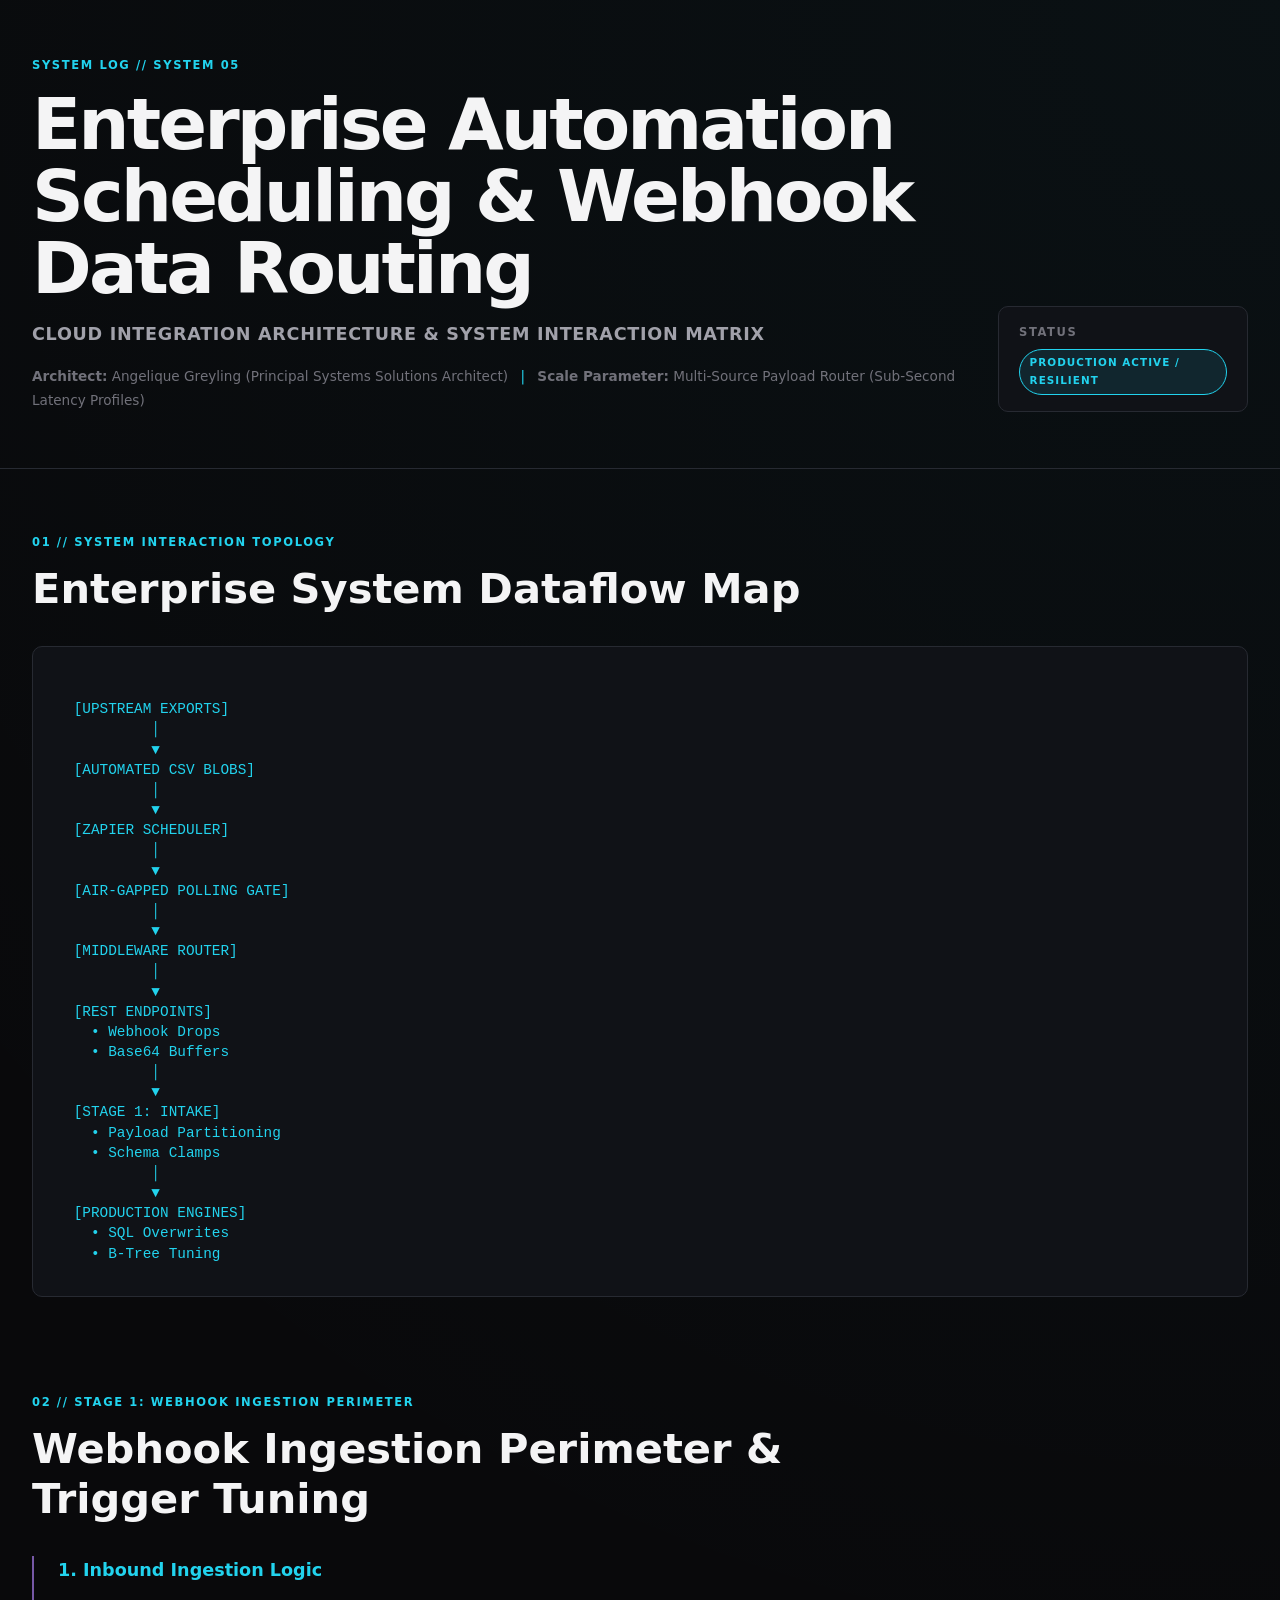
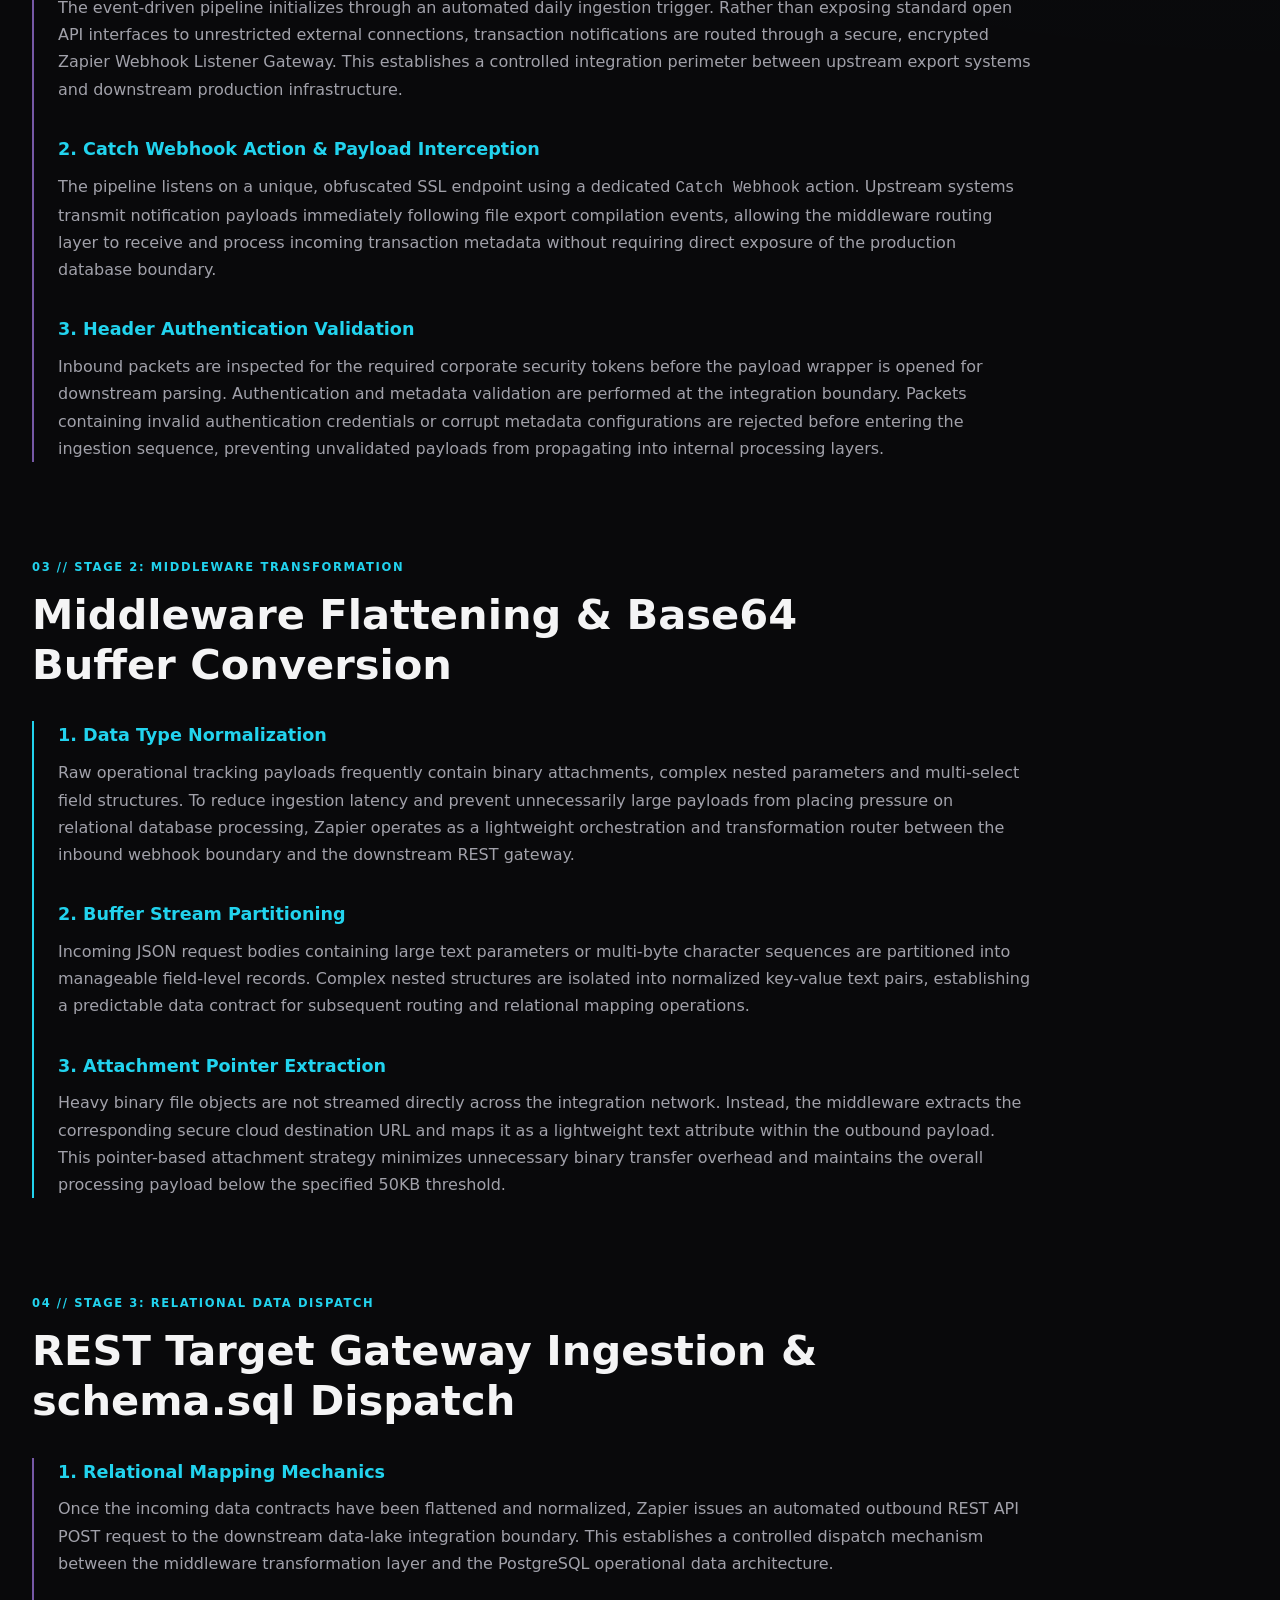
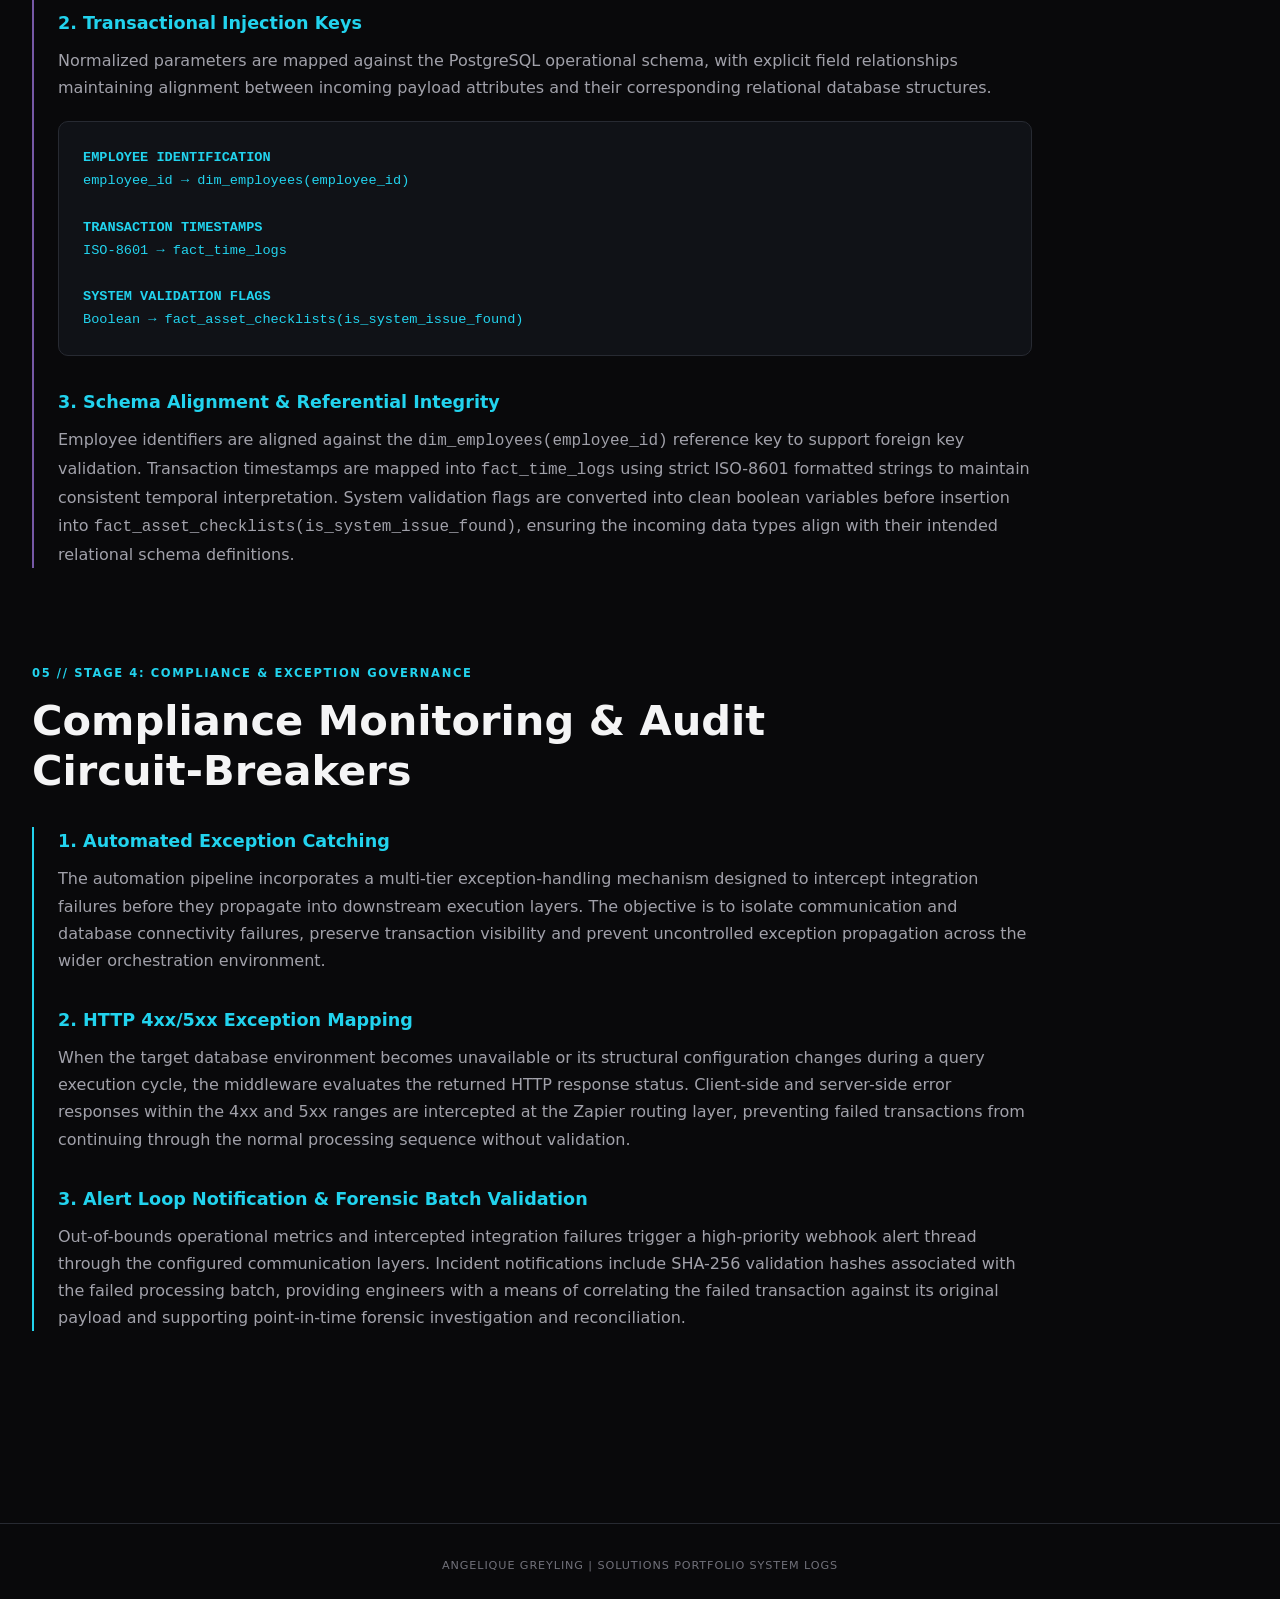
<file: ZAPIER_PIPELINE.html>
<!DOCTYPE html>
<html lang="en">
<head>
    <meta charset="UTF-8">
    <meta name="viewport" content="width=device-width, initial-scale=1.0">
    <meta name="description" content="Enterprise Automation Scheduling and Webhook Data Routing - Cloud Integration Architecture and System Interaction Matrix.">
    <title>Enterprise Automation Scheduling &amp; Webhook Routing | Angelique Greyling</title>
    <link rel="stylesheet" href="styles.css">
</head>
<body>
    <!-- =========================================================
         HEADER
    ========================================================== -->
    <header class="site-header">
        <div class="header-content">
            <div class="title-block">
                <p class="eyebrow">SYSTEM LOG // SYSTEM 05</p>
                <h1>Enterprise Automation Scheduling &amp; Webhook Data Routing</h1>
                <p class="professional-title">Cloud Integration Architecture &amp; System Interaction Matrix</p>
                <div class="contact-details">
                    <span><strong>Architect:</strong> Angelique Greyling (Principal Systems Solutions Architect)</span>
                    <span class="separator">|</span>
                    <span><strong>Scale Parameter:</strong> Multi-Source Payload Router (Sub-Second Latency Profiles)</span>
                </div>
            </div>
            <div class="system-clock">
                <span class="clock-label">STATUS</span>
                <span class="status-badge" style="background: rgba(34, 211, 238, 0.1); border-color: var(--cyan); color: var(--cyan);">PRODUCTION ACTIVE / RESILIENT</span>
            </div>
        </div>
    </header>

    <!-- =========================================================
         MAIN CONTENT
    ========================================================== -->
    <main>
        <!-- ENTERPRISE SYSTEM DATAFLOW MAP -->
        <section class="content-section">
            <div class="section-heading">
                <p class="section-label">01 // SYSTEM INTERACTION TOPOLOGY</p>
                <h2>Enterprise System Dataflow Map</h2>
            </div>
            <div style="background: var(--card-background); border: 1px solid var(--border); padding: 2rem; border-radius: var(--card-radius); font-family: monospace; white-space: pre; overflow-x: auto; color: var(--cyan); line-height: 1.4; font-size: 0.9rem;">
 [UPSTREAM EXPORTS]
          │
          ▼
 [AUTOMATED CSV BLOBS]
          │
          ▼
 [ZAPIER SCHEDULER]
          │
          ▼
 [AIR-GAPPED POLLING GATE]
          │
          ▼
 [MIDDLEWARE ROUTER]
          │
          ▼
 [REST ENDPOINTS]
   • Webhook Drops
   • Base64 Buffers
          │
          ▼
 [STAGE 1: INTAKE]
   • Payload Partitioning
   • Schema Clamps
          │
          ▼
 [PRODUCTION ENGINES]
   • SQL Overwrites
   • B-Tree Tuning</div>
        </section>

        <!-- STAGE 1 -->
        <section class="content-section">
            <div class="section-heading">
                <p class="section-label">02 // STAGE 1: WEBHOOK INGESTION PERIMETER</p>
                <h2>Webhook Ingestion Perimeter &amp; Trigger Tuning</h2>
            </div>
            <div class="profile-content" style="border-left-color: var(--violet);">
                <div style="margin-bottom: 2rem;">
                    <h4 style="color: var(--cyan); font-size: 1.1rem; margin-bottom: 0.5rem;">1. Inbound Ingestion Logic</h4>
                    <p>The event-driven pipeline initializes through an automated daily ingestion trigger. Rather than exposing standard open API interfaces to unrestricted external connections, transaction notifications are routed through a secure, encrypted Zapier Webhook Listener Gateway. This establishes a controlled integration perimeter between upstream export systems and downstream production infrastructure.</p>
                </div>

                <div style="margin-bottom: 2rem;">
                    <h4 style="color: var(--cyan); font-size: 1.1rem; margin-bottom: 0.5rem;">2. Catch Webhook Action &amp; Payload Interception</h4>
                    <p>The pipeline listens on a unique, obfuscated SSL endpoint using a dedicated <code>Catch Webhook</code> action. Upstream systems transmit notification payloads immediately following file export compilation events, allowing the middleware routing layer to receive and process incoming transaction metadata without requiring direct exposure of the production database boundary.</p>
                </div>

                <div>
                    <h4 style="color: var(--cyan); font-size: 1.1rem; margin-bottom: 0.5rem;">3. Header Authentication Validation</h4>
                    <p>Inbound packets are inspected for the required corporate security tokens before the payload wrapper is opened for downstream parsing. Authentication and metadata validation are performed at the integration boundary. Packets containing invalid authentication credentials or corrupt metadata configurations are rejected before entering the ingestion sequence, preventing unvalidated payloads from propagating into internal processing layers.</p>
                </div>
            </div>
        </section>

        <!-- STAGE 2 -->
        <section class="content-section">
            <div class="section-heading">
                <p class="section-label">03 // STAGE 2: MIDDLEWARE TRANSFORMATION</p>
                <h2>Middleware Flattening &amp; Base64 Buffer Conversion</h2>
            </div>
            <div class="profile-content">
                <div style="margin-bottom: 2rem;">
                    <h4 style="color: var(--cyan); font-size: 1.1rem; margin-bottom: 0.5rem;">1. Data Type Normalization</h4>
                    <p>Raw operational tracking payloads frequently contain binary attachments, complex nested parameters and multi-select field structures. To reduce ingestion latency and prevent unnecessarily large payloads from placing pressure on relational database processing, Zapier operates as a lightweight orchestration and transformation router between the inbound webhook boundary and the downstream REST gateway.</p>
                </div>

                <div style="margin-bottom: 2rem;">
                    <h4 style="color: var(--cyan); font-size: 1.1rem; margin-bottom: 0.5rem;">2. Buffer Stream Partitioning</h4>
                    <p>Incoming JSON request bodies containing large text parameters or multi-byte character sequences are partitioned into manageable field-level records. Complex nested structures are isolated into normalized key-value text pairs, establishing a predictable data contract for subsequent routing and relational mapping operations.</p>
                </div>

                <div>
                    <h4 style="color: var(--cyan); font-size: 1.1rem; margin-bottom: 0.5rem;">3. Attachment Pointer Extraction</h4>
                    <p>Heavy binary file objects are not streamed directly across the integration network. Instead, the middleware extracts the corresponding secure cloud destination URL and maps it as a lightweight text attribute within the outbound payload. This pointer-based attachment strategy minimizes unnecessary binary transfer overhead and maintains the overall processing payload below the specified 50KB threshold.</p>
                </div>
            </div>
        </section>

        <!-- STAGE 3 -->
        <section class="content-section">
            <div class="section-heading">
                <p class="section-label">04 // STAGE 3: RELATIONAL DATA DISPATCH</p>
                <h2>REST Target Gateway Ingestion &amp; schema.sql Dispatch</h2>
            </div>
            <div class="profile-content" style="border-left-color: var(--violet);">
                <div style="margin-bottom: 2rem;">
                    <h4 style="color: var(--cyan); font-size: 1.1rem; margin-bottom: 0.5rem;">1. Relational Mapping Mechanics</h4>
                    <p>Once the incoming data contracts have been flattened and normalized, Zapier issues an automated outbound REST API POST request to the downstream data-lake integration boundary. This establishes a controlled dispatch mechanism between the middleware transformation layer and the PostgreSQL operational data architecture.</p>
                </div>

                <div style="margin-bottom: 2rem;">
                    <h4 style="color: var(--cyan); font-size: 1.1rem; margin-bottom: 0.5rem;">2. Transactional Injection Keys</h4>
                    <p>Normalized parameters are mapped against the PostgreSQL operational schema, with explicit field relationships maintaining alignment between incoming payload attributes and their corresponding relational database structures.</p>
                    <div style="background: var(--card-background); border: 1px solid var(--border); padding: 1.5rem; border-radius: var(--card-radius); font-family: monospace; color: var(--cyan); font-size: 0.85rem; line-height: 1.7; margin-top: 1rem; overflow-x: auto;">
                        <strong>EMPLOYEE IDENTIFICATION</strong><br>
                        employee_id → dim_employees(employee_id)<br><br>
                        <strong>TRANSACTION TIMESTAMPS</strong><br>
                        ISO-8601 → fact_time_logs<br><br>
                        <strong>SYSTEM VALIDATION FLAGS</strong><br>
                        Boolean → fact_asset_checklists(is_system_issue_found)
                    </div>
                </div>

                <div>
                    <h4 style="color: var(--cyan); font-size: 1.1rem; margin-bottom: 0.5rem;">3. Schema Alignment &amp; Referential Integrity</h4>
                    <p>Employee identifiers are aligned against the <code>dim_employees(employee_id)</code> reference key to support foreign key validation. Transaction timestamps are mapped into <code>fact_time_logs</code> using strict ISO-8601 formatted strings to maintain consistent temporal interpretation. System validation flags are converted into clean boolean variables before insertion into <code>fact_asset_checklists(is_system_issue_found)</code>, ensuring the incoming data types align with their intended relational schema definitions.</p>
                </div>
            </div>
        </section>

        <!-- STAGE 4 -->
        <section class="content-section">
            <div class="section-heading">
                <p class="section-label">05 // STAGE 4: COMPLIANCE &amp; EXCEPTION GOVERNANCE</p>
                <h2>Compliance Monitoring &amp; Audit Circuit-Breakers</h2>
            </div>
            <div class="profile-content">
                <div style="margin-bottom: 2rem;">
                    <h4 style="color: var(--cyan); font-size: 1.1rem; margin-bottom: 0.5rem;">1. Automated Exception Catching</h4>
                    <p>The automation pipeline incorporates a multi-tier exception-handling mechanism designed to intercept integration failures before they propagate into downstream execution layers. The objective is to isolate communication and database connectivity failures, preserve transaction visibility and prevent uncontrolled exception propagation across the wider orchestration environment.</p>
                </div>

                <div style="margin-bottom: 2rem;">
                    <h4 style="color: var(--cyan); font-size: 1.1rem; margin-bottom: 0.5rem;">2. HTTP 4xx/5xx Exception Mapping</h4>
                    <p>When the target database environment becomes unavailable or its structural configuration changes during a query execution cycle, the middleware evaluates the returned HTTP response status. Client-side and server-side error responses within the 4xx and 5xx ranges are intercepted at the Zapier routing layer, preventing failed transactions from continuing through the normal processing sequence without validation.</p>
                </div>

                <div>
                    <h4 style="color: var(--cyan); font-size: 1.1rem; margin-bottom: 0.5rem;">3. Alert Loop Notification &amp; Forensic Batch Validation</h4>
                    <p>Out-of-bounds operational metrics and intercepted integration failures trigger a high-priority webhook alert thread through the configured communication layers. Incident notifications include SHA-256 validation hashes associated with the failed processing batch, providing engineers with a means of correlating the failed transaction against its original payload and supporting point-in-time forensic investigation and reconciliation.</p>
                </div>
            </div>
        </section>
    </main>

    <!-- =========================================================
         FOOTER
    ========================================================== -->
    <footer class="site-footer">
        <p>ANGELIQUE GREYLING | SOLUTIONS PORTFOLIO SYSTEM LOGS</p>
    </footer>
</body>
</html>
</file>
<file: styles.css>
/* =========================================================
   DESIGN VARIABLES
========================================================= */

:root {
    --background: #09090b;
    --card-background: #101217;
    --border: #272a32;

    --cyan: #22d3ee;
    --violet: #7658A6;

    --text-primary: #f4f4f5;
    --text-secondary: #a1a1aa;
    --text-muted: #71717a;

    --card-radius: 10px;
    --transition: 0.25s ease;
}


/* =========================================================
   GLOBAL RESET
========================================================= */

* {
    box-sizing: border-box;
    margin: 0;
    padding: 0;
}

html {
    scroll-behavior: smooth;
}

body {
    min-height: 100vh;

    background:
        radial-gradient(
            circle at top right,
            rgba(34, 211, 238, 0.04),
            transparent 35%
        ),
        var(--background);

    color: var(--text-primary);

    font-family:
        Inter,
        ui-sans-serif,
        system-ui,
        -apple-system,
        BlinkMacSystemFont,
        "Segoe UI",
        sans-serif;

    line-height: 1.7;
}


/* =========================================================
   HEADER
========================================================= */

.site-header {
    padding: 3.5rem 2rem;

    border-bottom: 1px solid var(--border);
}

.header-content {
    width: min(1400px, 100%);
    margin: 0 auto;

    display: flex;
    justify-content: space-between;
    align-items: flex-end;

    gap: 2rem;
}

.eyebrow,
.section-label,
.clock-label,
.architecture-label,
.system-number,
.case-number,
.metric-label {
    font-size: 0.72rem;
    font-weight: 700;
    letter-spacing: 0.14em;
}

.eyebrow,
.section-label {
    color: var(--cyan);
    margin-bottom: 0.75rem;
}

.site-header h1 {
    font-size: clamp(2.5rem, 6vw, 4.5rem);
    line-height: 1;
    letter-spacing: -0.04em;
}

.professional-title {
    max-width: 850px;

    margin-top: 1rem;

    color: var(--text-secondary);

    font-size: clamp(0.9rem, 2vw, 1.1rem);
    font-weight: 600;
    letter-spacing: 0.04em;
    text-transform: uppercase;
}

.contact-details {
    margin-top: 1rem;

    color: var(--text-muted);

    font-size: 0.85rem;
}

.separator {
    color: var(--cyan);
    margin: 0 0.5rem;
}


/* =========================================================
   UTC CLOCK
========================================================= */

.system-clock {
    min-width: 250px;

    padding: 1rem 1.25rem;

    background: var(--card-background);

    border: 1px solid var(--border);
    border-radius: var(--card-radius);
}

.clock-label {
    display: block;

    color: var(--text-muted);

    margin-bottom: 0.4rem;
}

#utc-clock {
    color: var(--cyan);

    font-family:
        "SFMono-Regular",
        Consolas,
        monospace;

    font-size: 0.82rem;
}


/* =========================================================
   MAIN LAYOUT
========================================================= */

main {
    width: min(1400px, 100%);
    margin: 0 auto;

    padding: 4rem 2rem 6rem;
}

.content-section {
    margin-bottom: 6rem;
}

.section-heading {
    max-width: 900px;

    margin-bottom: 2rem;
}

.section-heading h2 {
    font-size: clamp(1.8rem, 4vw, 2.6rem);
    line-height: 1.2;

    margin-bottom: 1rem;
}

.section-description {
    color: var(--text-secondary);
}


/* =========================================================
   EXECUTIVE PROFILE
========================================================= */

.profile-content {
    max-width: 1000px;

    padding-left: 1.5rem;

    border-left: 2px solid var(--cyan);
}

.profile-content p {
    color: var(--text-secondary);

    font-size: 1rem;

    margin-bottom: 1.25rem;
}

.profile-content p:last-child {
    margin-bottom: 0;
}


/* =========================================================
   EXPERTISE GRID
========================================================= */

.expertise-grid {
    display: grid;

    grid-template-columns:
        repeat(auto-fit, minmax(250px, 1fr));

    gap: 1rem;
}

.expertise-card {
    padding: 1.5rem;

    background: var(--card-background);

    border: 1px solid var(--border);
    border-radius: var(--card-radius);

    transition:
        transform var(--transition),
        border-color var(--transition),
        box-shadow var(--transition);
}

.expertise-card:hover {
    transform: translateY(-4px);

    border-color: var(--violet);

    box-shadow:
        0 12px 30px rgba(0, 0, 0, 0.2);
}

.expertise-number {
    display: block;

    color: var(--violet);

    font-family: monospace;
    font-size: 0.75rem;

    margin-bottom: 1rem;
}

.expertise-card h3 {
    margin-bottom: 0.75rem;

    font-size: 1rem;
}

.expertise-card p {
    color: var(--text-secondary);

    font-size: 0.88rem;
}


/* =========================================================
   SYSTEM CARD GRID
========================================================= */

.card-grid {
    display: grid;

    grid-template-columns:
        repeat(auto-fit, minmax(320px, 1fr));

    gap: 1.25rem;
}

.card {
    display: flex;
    flex-direction: column;

    min-height: 350px;

    padding: 1.5rem;

    background: var(--card-background);

    border: 1px solid var(--border);
    border-radius: var(--card-radius);

    cursor: pointer;

    transition:
        transform var(--transition),
        border-color var(--transition),
        box-shadow var(--transition);

    outline: none;
}

.card:hover {
    transform: translateY(-4px);

    border-color: var(--cyan);

    box-shadow:
        0 0 0 1px rgba(34, 211, 238, 0.1),
        0 12px 35px rgba(0, 0, 0, 0.25);
}

.card.highlight {
    border-color: var(--violet);

    box-shadow:
        0 0 0 1px rgba(118, 88, 166, 0.5),
        0 0 30px rgba(118, 88, 166, 0.12);
}

.card:focus-visible {
    border-color: var(--cyan);
}


/* =========================================================
   SYSTEM CARD CONTENT
========================================================= */

.card-topline {
    display: flex;
    justify-content: space-between;
    align-items: center;

    margin-bottom: 1.5rem;
}

.system-number {
    color: var(--text-muted);
}

.status-badge {
    display: inline-block;

    padding: 0.25rem 0.6rem;

    background: rgba(118, 88, 166, 0.2);

    border: 1px solid rgba(118, 88, 166, 0.5);
    border-radius: 999px;

    color: #c4b5e5;

    font-size: 0.65rem;
    font-weight: 700;
    letter-spacing: 0.1em;
}

.card h3 {
    font-size: 1rem;
    line-height: 1.5;

    margin-bottom: 1.5rem;

    word-break: break-word;
}

.card h3 a {
    color: var(--cyan);
    text-decoration: none;
}

.card h3 a:hover {
    text-decoration: underline;
}

.version {
    margin-left: 0.3rem;

    color: var(--text-muted);

    font-family: monospace;
    font-size: 0.8rem;
}

.architecture {
    flex-grow: 1;

    padding: 1rem;

    background: rgba(255, 255, 255, 0.015);

    border-left: 2px solid var(--border);

    margin-bottom: 1.5rem;
}

.architecture-label {
    display: block;

    color: var(--violet);

    margin-bottom: 0.6rem;
}

.architecture p {
    color: var(--text-secondary);

    font-size: 0.9rem;
    font-style: italic;
}


/* =========================================================
   BUTTONS
========================================================= */

.card-actions {
    display: flex;
    flex-wrap: wrap;

    gap: 0.75rem;
}

.button {
    display: inline-flex;
    justify-content: center;
    align-items: center;

    flex: 1;
    min-width: 130px;

    padding: 0.7rem 1rem;

    border: 1px solid var(--border);
    border-radius: 6px;

    font-size: 0.78rem;
    font-weight: 700;

    text-align: center;
    text-decoration: none;

    transition:
        background var(--transition),
        color var(--transition),
        border-color var(--transition);
}

.button-primary {
    background: var(--cyan);

    border-color: var(--cyan);

    color: var(--background);
}

.button-primary:hover {
    background: transparent;

    color: var(--cyan);
}

.button-secondary {
    background: transparent;

    color: var(--text-secondary);
}

.button-secondary:hover {
    border-color: var(--violet);

    color: #c4b5e5;
}


/* =========================================================
   CASE STUDIES
========================================================= */

.case-studies {
    margin-top: 2rem;
}

.case-study {
    margin-bottom: 2rem;

    padding: 2rem;

    background: var(--card-background);

    border: 1px solid var(--border);
    border-radius: var(--card-radius);
}

.case-header {
    display: flex;
    justify-content: space-between;
    align-items: flex-start;

    gap: 2rem;

    margin-bottom: 2rem;
}

.case-number {
    display: block;

    color: var(--cyan);

    margin-bottom: 0.5rem;
}

.case-header h3 {
    font-size: clamp(1.2rem, 3vw, 1.7rem);
    line-height: 1.3;
}


/* =========================================================
   CASE STUDY METRICS
========================================================= */

.metrics-grid {
    display: grid;

    grid-template-columns:
        repeat(auto-fit, minmax(200px, 1fr));

    gap: 1px;

    background: var(--border);

    border: 1px solid var(--border);

    margin-bottom: 2rem;
}

.metric {
    padding: 1.25rem;

    background: var(--background);
}

.metric-label {
    display: block;

    color: var(--text-muted);

    margin-bottom: 0.5rem;
}

.metric-value {
    display: block;

    color: var(--text-secondary);

    font-size: 0.88rem;
}


/* =========================================================
   CASE STUDY CONTENT
========================================================= */

.case-content {
    display: grid;

    grid-template-columns:
        repeat(auto-fit, minmax(280px, 1fr));

    gap: 2rem;
}

.case-block {
    padding-left: 1rem;

    border-left: 2px solid var(--violet);
}

.case-block h4 {
    margin-bottom: 0.75rem;

    font-size: 1rem;
}

.case-block p {
    color: var(--text-secondary);

    font-size: 0.92rem;
}


/* =========================================================
   FOOTER
========================================================= */

.site-footer {
    padding: 2rem;

    border-top: 1px solid var(--border);

    color: var(--text-muted);

    text-align: center;

    font-size: 0.7rem;
    letter-spacing: 0.08em;
}

.site-footer span {
    color: var(--violet);

    margin: 0 0.5rem;
}


/* =========================================================
   RESPONSIVE DESIGN
========================================================= */

@media (max-width: 800px) {

    .site-header {
        padding: 2.5rem 1.25rem;
    }

    .header-content {
        flex-direction: column;
        align-items: flex-start;
    }

    .system-clock {
        width: 100%;
    }

    main {
        padding: 3rem 1.25rem 4rem;
    }

    .case-header {
        flex-direction: column;
        gap: 1rem;
    }

}


@media (max-width: 500px) {

    .card-grid {
        grid-template-columns: 1fr;
    }

    .card-actions {
        flex-direction: column;
    }

    .button {
        width: 100%;
    }

    .case-study {
        padding: 1.25rem;
    }

    .contact-details {
        line-height: 1.8;
    }

}
</file>
